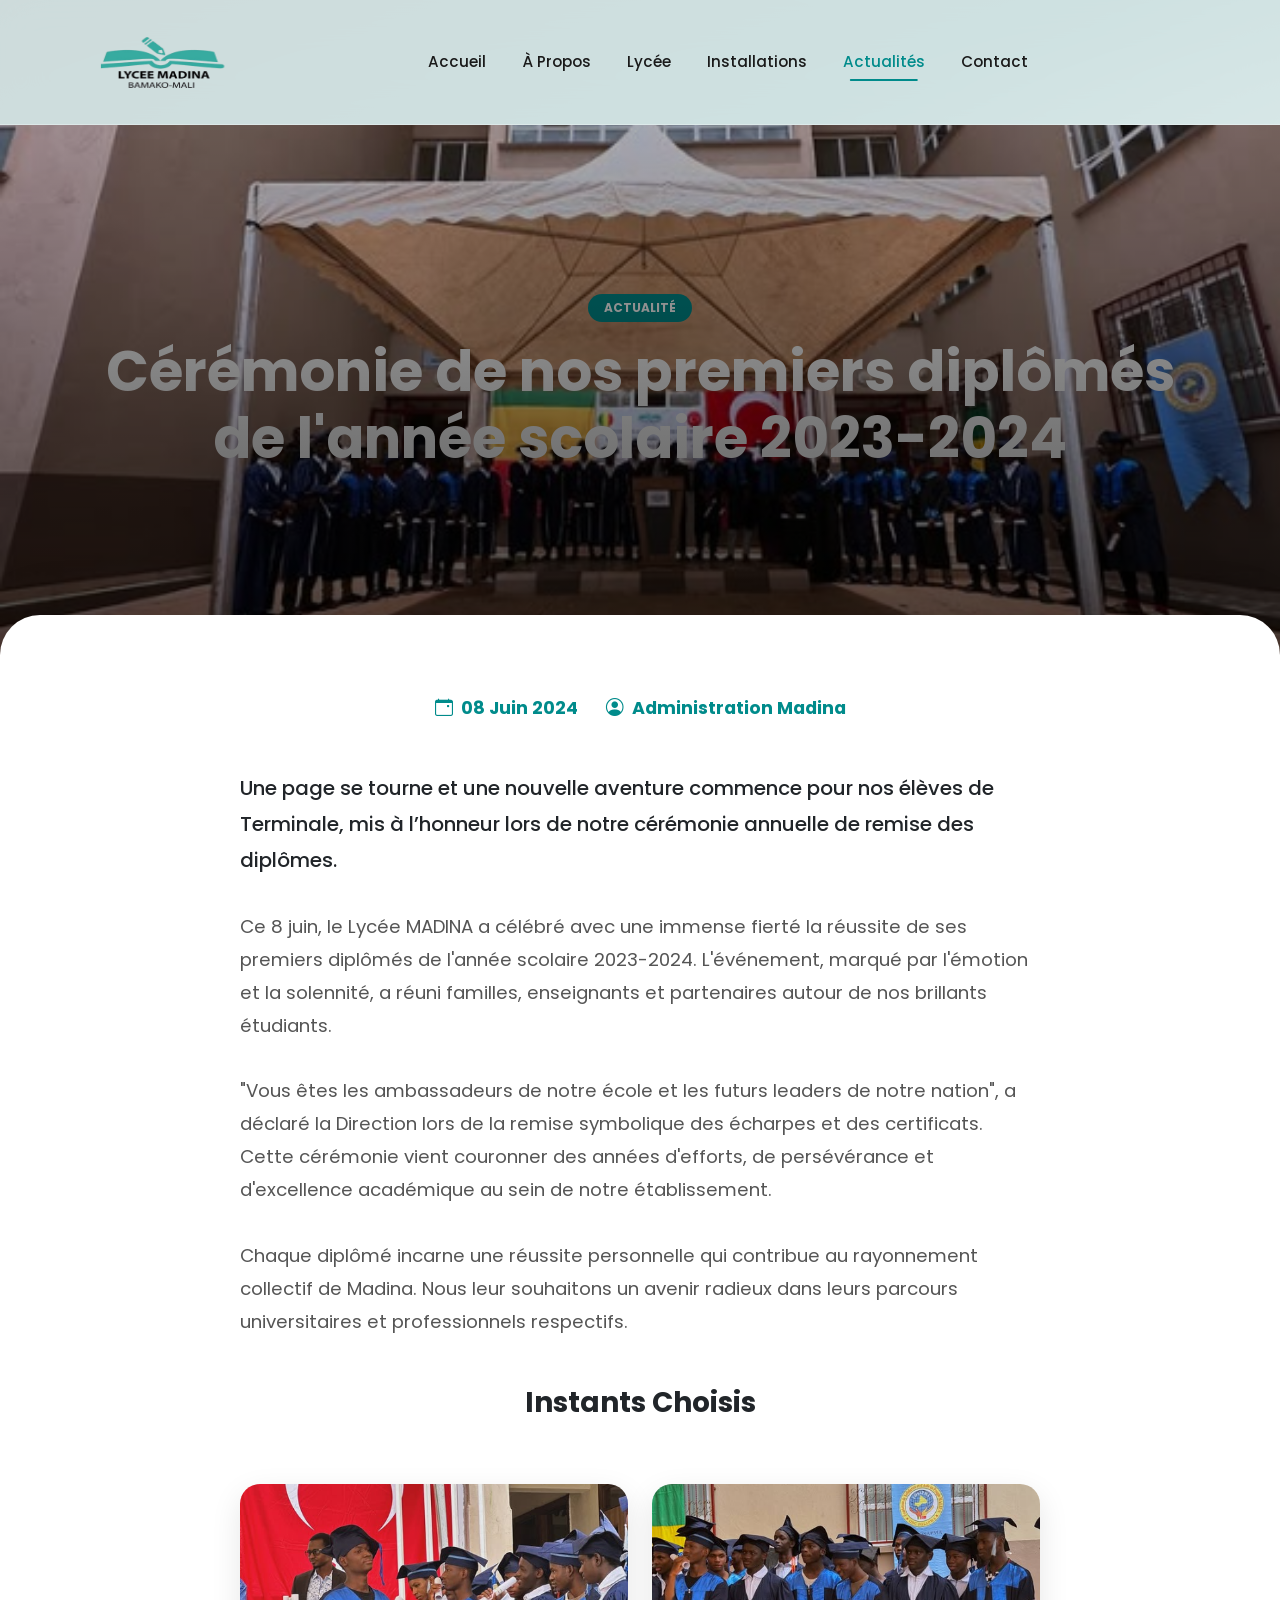
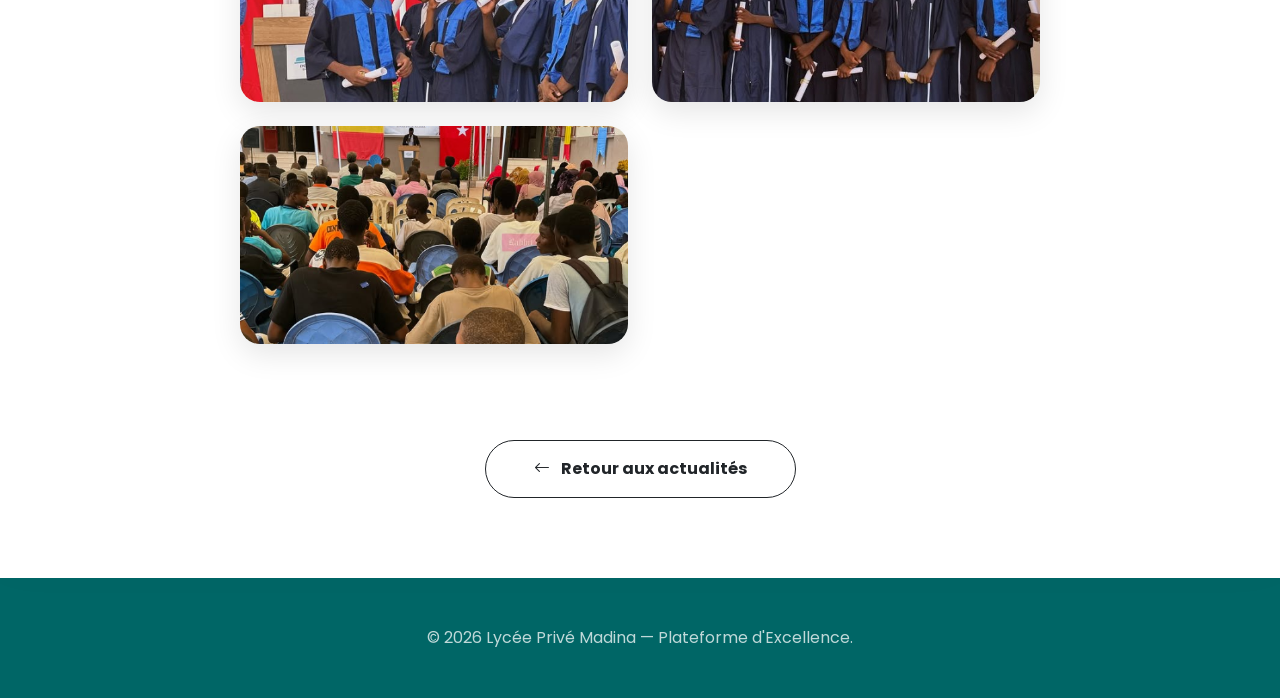
<file: actualite-ceremonie-diplomes.html>
<!DOCTYPE html>
<html lang="fr" dir="ltr">
<head>
  <meta charset="UTF-8">
  <meta name="viewport" content="width=device-width, initial-scale=1.0">
  <title>Cérémonie Diplômés 2023-2024 — Lycée Privé Madina Bamako</title>
  <meta name="description" content="Cérémonie de remise des diplômes aux premiers diplômés de l'année scolaire 2023-2024 au Lycée Privé Madina Bamako. Photos et moments forts du 8 juin 2024.">
  <meta name="keywords" content="cérémonie diplômés lycée Madina, remise diplômes Bamako, baccalauréat 2024 Mali, promotion lycée Madina, graduation école Bamako">
  <meta name="robots" content="index, follow, max-image-preview:large">
  <link rel="canonical" href="https://lyceemadina.netlify.app/actualite-ceremonie-diplomes.html">
  <link rel="icon" type="image/png" href="Images/logo/logo-removebg-4">

  <!-- Open Graph -->
  <meta property="og:site_name" content="Lycée Privé Madina Bamako">
  <meta property="og:title" content="Cérémonie Diplômés 2024 — Lycée Madina Bamako">
  <meta property="og:description" content="Cérémonie de remise des diplômes au Lycée Madina. Célébration de nos premiers diplômés 2023-2024.">
  <meta property="og:type" content="article">
  <meta property="og:url" content="https://lyceemadina.netlify.app/actualite-ceremonie-diplomes.html">
  <meta property="og:image" content="https://lyceemadina.netlify.app/Images/soutenance/4-removebg-preview.png">
  <meta property="og:locale" content="fr_ML">
  <meta property="article:published_time" content="2024-06-08">
  <meta property="article:section" content="Actualités">

  <!-- Twitter Card -->
  <meta name="twitter:card" content="summary_large_image">
  <meta name="twitter:title" content="Cérémonie Diplômés — Lycée Madina">
  <meta name="twitter:description" content="Remise des diplômes aux bacheliers 2024 du Lycée Madina Bamako.">
  <meta name="twitter:image" content="https://lyceemadina.netlify.app/Images/soutenance/4-removebg-preview.png">

  <!-- Bootstrap 5.3 CSS -->
  <link href="https://cdn.jsdelivr.net/npm/bootstrap@5.3.3/dist/css/bootstrap.min.css" rel="stylesheet">
  <!-- Bootstrap Icons -->
  <link href="https://cdn.jsdelivr.net/npm/bootstrap-icons@1.11.3/font/bootstrap-icons.min.css" rel="stylesheet">
  <!-- Google Fonts — Poppins -->
  <link rel="preconnect" href="https://fonts.googleapis.com">
  <link rel="preconnect" href="https://fonts.gstatic.com" crossorigin>
  <link href="https://fonts.googleapis.com/css2?family=Poppins:wght@300;400;500;600;700;800&display=swap" rel="stylesheet">
  <!-- Custom CSS -->
  <link rel="stylesheet" href="style.css">

  <!-- JSON-LD Schema.org — Article + BreadcrumbList -->
  <script type="application/ld+json">
  [{
    "@context": "https://schema.org",
    "@type": "Article",
    "headline": "Cérémonie de nos premiers diplômés de l'année scolaire 2023-2024",
    "description": "Cérémonie de remise des diplômes aux premiers diplômés 2023-2024 du Lycée Privé Madina.",
    "image": "https://lyceemadina.netlify.app/Images/soutenance/4-removebg-preview.png",
    "datePublished": "2024-06-08",
    "author": { "@type": "Organization", "name": "Lycée Privé Madina" },
    "publisher": {
      "@type": "Organization",
      "name": "Lycée Privé Madina",
      "logo": { "@type": "ImageObject", "url": "https://lyceemadina.netlify.app/Images/logo/logo-removebg-4" }
    },
    "mainEntityOfPage": "https://lyceemadina.netlify.app/actualite-ceremonie-diplomes.html"
  },
  {
    "@context": "https://schema.org",
    "@type": "BreadcrumbList",
    "itemListElement": [
      { "@type": "ListItem", "position": 1, "name": "Accueil", "item": "https://lyceemadina.netlify.app/" },
      { "@type": "ListItem", "position": 2, "name": "Actualités", "item": "https://lyceemadina.netlify.app/#actualites" },
      { "@type": "ListItem", "position": 3, "name": "Cérémonie Diplômés", "item": "https://lyceemadina.netlify.app/actualite-ceremonie-diplomes.html" }
    ]
  }]
  </script>
</head>
<body class="news-detail-page">

  <!-- Preloader -->
  <div class="preloader" id="preloader">
    <div class="preloader-spinner"></div>
  </div>

  <!-- NAVBAR -->
  <nav class="navbar navbar-expand-lg navbar-madina sticky-top" id="mainNav" role="navigation">
    <div class="container">
      <a class="navbar-brand d-flex align-items-center" href="index.html#accueil">
        <img src="Images/logo/logo-removebg-4" alt="Logo Lycée Madina" class="navbar-brand-logo" width="55" height="55">
      </a>
      <button class="navbar-toggler" type="button" data-bs-toggle="collapse" data-bs-target="#navbarNav" aria-controls="navbarNav" aria-expanded="false" aria-label="Toggle navigation">
        <i class="bi bi-list"></i>
      </button>
      <div class="collapse navbar-collapse justify-content-center" id="navbarNav">
        <ul class="navbar-nav gap-1">
          <li class="nav-item">
            <a class="nav-link" href="index.html#accueil">Accueil</a>
          </li>
          <li class="nav-item">
            <a class="nav-link" href="index.html#apropos">À Propos</a>
          </li>
          <li class="nav-item">
            <a class="nav-link" href="index.html#lycee">Lycée</a>
          </li>
          <li class="nav-item">
            <a class="nav-link" href="installations.html">Installations</a>
          </li>
          <li class="nav-item">
            <a class="nav-link active" href="index.html#actualites">Actualités</a>
          </li>
          <li class="nav-item">
            <a class="nav-link" href="index.html#contact">Contact</a>
          </li>
        </ul>
      </div>
    </div>
  </nav>

  <!-- NEWS HERO -->
  <header class="news-detail-hero">
    <div class="news-detail-hero-bg">
      <img src="Images/soutenance/4-removebg-preview.png" alt="Cérémonie des premiers diplômés Lycée MADINA" id="mainArticleImg">
    </div>
    <div class="hero-overlay" style="background: linear-gradient(to bottom, rgba(0,0,0,0.3) 0%, rgba(0,0,0,0.7) 100%);"></div>
    <div class="container position-relative z-index-2 text-white">
      <div class="fade-in-up">
        <span class="badge bg-primary px-3 py-2 rounded-pill mb-3" style="background-color: var(--primary-brand) !important;">ACTUALITÉ</span>
        <h1 class="display-4 fw-bold mb-4" id="mainArticleTitle">Cérémonie de nos premiers diplômés de l'année scolaire 2023-2024</h1>
      </div>
    </div>
  </header>

  <!-- NEWS CONTENT -->
  <main class="news-detail-content">
    <div class="container">
      <div class="row justify-content-center">
        <div class="col-lg-10">
          <div class="article-meta text-center mb-5 fade-in-up">
            <span class="d-inline-flex align-items-center me-4">
              <i class="bi bi-calendar-event me-2"></i> 08 Juin 2024
            </span>
            <span class="d-inline-flex align-items-center">
              <i class="bi bi-person-circle me-2"></i> Administration Madina
            </span>
          </div>

          <div class="news-article-text fade-in-up">
            <p class="lead fw-medium text-dark">
              Une page se tourne et une nouvelle aventure commence pour nos élèves de Terminale, mis à l’honneur lors de notre cérémonie annuelle de remise des diplômes.
            </p>
            <p>
              Ce 8 juin, le Lycée MADINA a célébré avec une immense fierté la réussite de ses premiers diplômés de l'année scolaire 2023-2024. L'événement, marqué par l'émotion et la solennité, a réuni familles, enseignants et partenaires autour de nos brillants étudiants.
            </p>
            <p>
              "Vous êtes les ambassadeurs de notre école et les futurs leaders de notre nation", a déclaré la Direction lors de la remise symbolique des écharpes et des certificats. Cette cérémonie vient couronner des années d'efforts, de persévérance et d'excellence académique au sein de notre établissement.
            </p>
            <p>
              Chaque diplômé incarne une réussite personnelle qui contribue au rayonnement collectif de Madina. Nous leur souhaitons un avenir radieux dans leurs parcours universitaires et professionnels respectifs.
            </p>

            <!-- Gallery animée -->
            <h3 class="fw-bold mt-5 mb-4 text-dark text-center">Instants Choisis</h3>
            <div class="news-detail-gallery">
              <div class="news-detail-img-wrapper fade-in-up">
                <img src="Images/soutenance/5-removebg-preview.png" alt="Fierté des diplômés" loading="lazy">
              </div>
              <div class="news-detail-img-wrapper fade-in-up" style="transition-delay: 0.1s;">
                <img src="Images/soutenance/2-removebg-preview.png" alt="Soutenance et remise" loading="lazy">
              </div>
              <div class="news-detail-img-wrapper fade-in-up" style="transition-delay: 0.2s;">
                <img src="Images/soutenance/3-removebg-preview.png" alt="Photo de promotion" loading="lazy">
              </div>
            </div>
          </div>

          <div class="text-center mt-5 pt-5 fade-in-up">
            <a href="index.html#actualites" class="btn btn-outline-dark rounded-pill px-5 py-3 fw-bold hover-scale-btn">
              <i class="bi bi-arrow-left me-2"></i> Retour aux actualités
            </a>
          </div>
        </div>
      </div>
    </div>
  </main>

  <!-- FOOTER -->
  <footer class="footer-cta-section text-center text-white" style="background: var(--primary-dark); padding: 3rem 0;">
    <div class="container">
      <p class="mb-0 opacity-75">&copy; 2026 Lycée Privé Madina — Plateforme d'Excellence.</p>
    </div>
  </footer>

  <!-- Scroll-to-top -->
  <button class="scroll-top-btn" id="scrollTopBtn" aria-label="Retour en haut de page">
    <i class="bi bi-chevron-up"></i>
  </button>

  <!-- Bootstrap 5.3 JS -->
  <script src="https://cdn.jsdelivr.net/npm/bootstrap@5.3.3/dist/js/bootstrap.bundle.min.js"></script>
  <!-- Main JS -->
  <script src="script.js"></script>
</body>
</html>
</file>
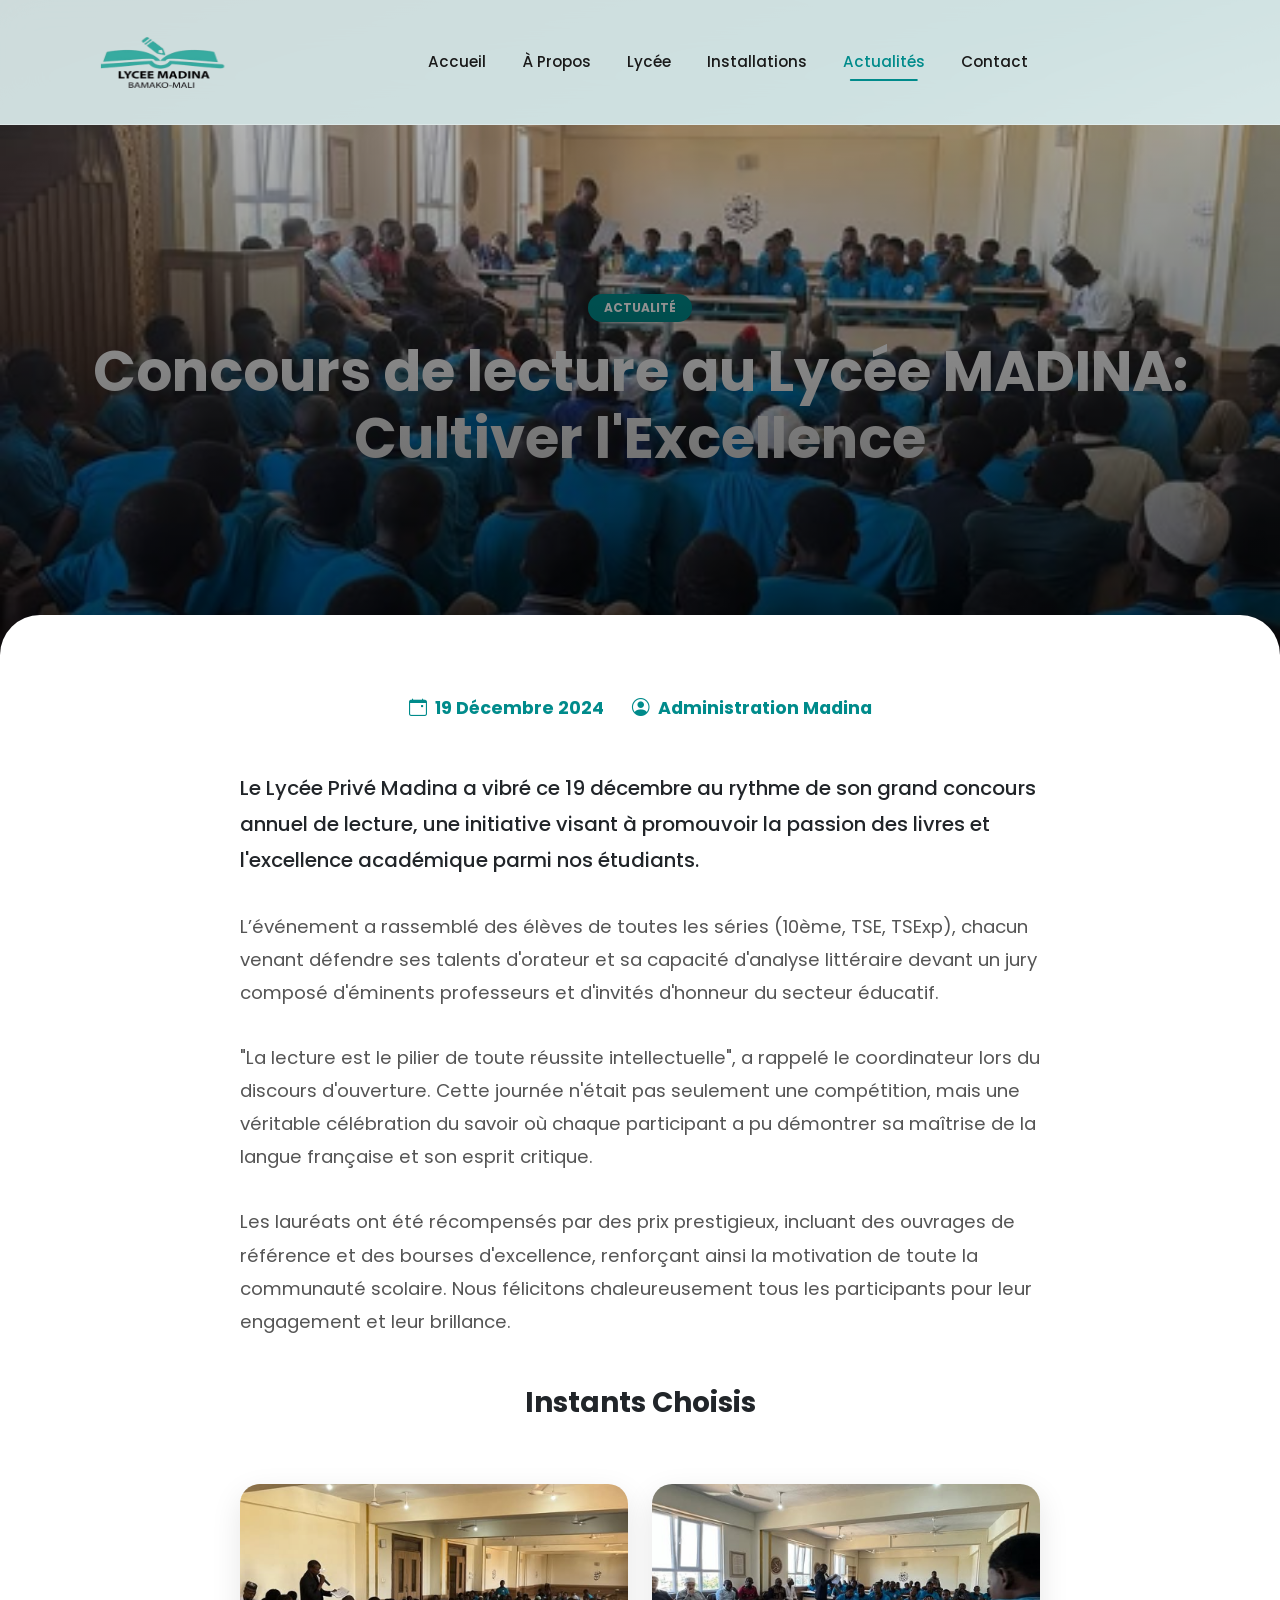
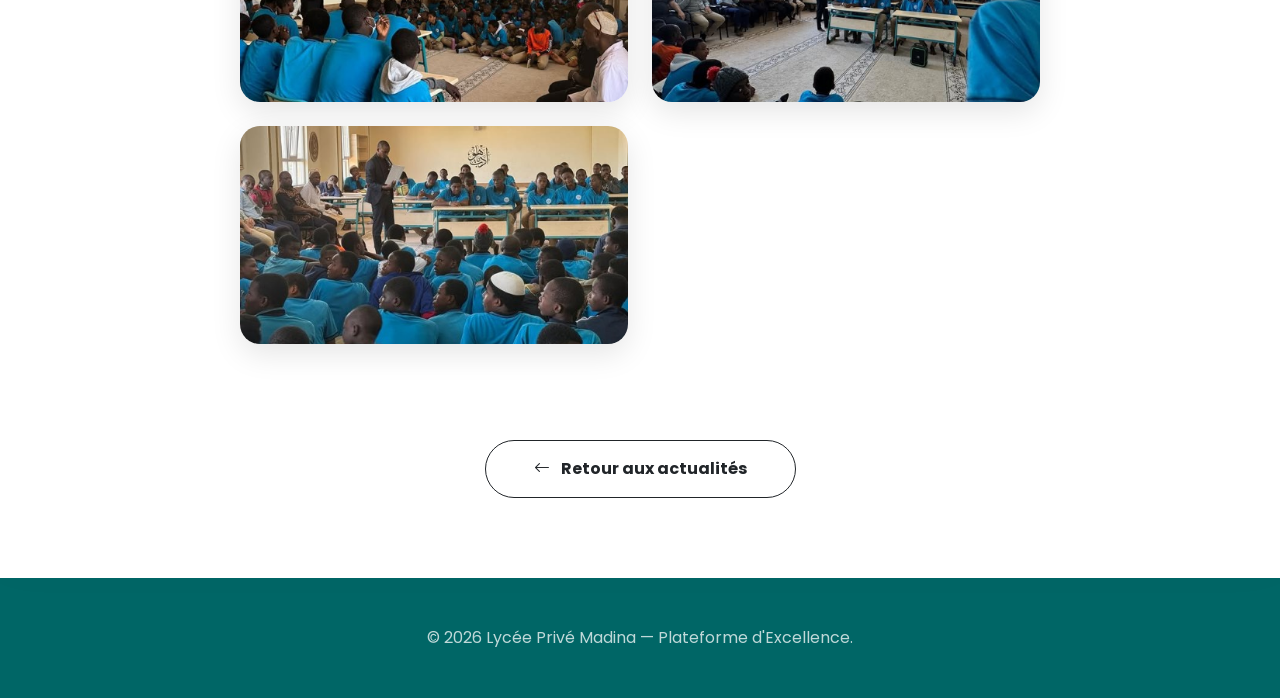
<file: actualite-concours-lecture.html>
<!DOCTYPE html>
<html lang="fr" dir="ltr">
<head>
  <meta charset="UTF-8">
  <meta name="viewport" content="width=device-width, initial-scale=1.0">
  <title>Concours de Lecture — Cultiver l'Excellence | Lycée Privé Madina Bamako</title>
  <meta name="description" content="Concours annuel de lecture au Lycée Privé Madina Bamako : promotion de la lecture, compétition littéraire entre élèves TSE et TSExp. Résultats et photos du 19 décembre 2024.">
  <meta name="keywords" content="concours lecture lycée Madina, compétition littéraire Bamako, excellence académique Mali, événements lycée Madina, actualités école Bamako">
  <meta name="robots" content="index, follow, max-image-preview:large">
  <link rel="canonical" href="https://lyceemadina.netlify.app/actualite-concours-lecture.html">
  <link rel="icon" type="image/png" href="Images/logo/logo-removebg-4">

  <!-- Open Graph -->
  <meta property="og:site_name" content="Lycée Privé Madina Bamako">
  <meta property="og:title" content="Concours de Lecture — Lycée Madina Bamako">
  <meta property="og:description" content="Grand concours annuel de lecture au Lycée Madina. Cultiver l'excellence à travers la littérature.">
  <meta property="og:type" content="article">
  <meta property="og:url" content="https://lyceemadina.netlify.app/actualite-concours-lecture.html">
  <meta property="og:image" content="https://lyceemadina.netlify.app/Images/Concourslivre/1-removebg-preview.png">
  <meta property="og:locale" content="fr_ML">
  <meta property="article:published_time" content="2024-12-19">
  <meta property="article:section" content="Actualités">

  <!-- Twitter Card -->
  <meta name="twitter:card" content="summary_large_image">
  <meta name="twitter:title" content="Concours de Lecture — Lycée Madina">
  <meta name="twitter:description" content="Concours annuel de lecture au Lycée Madina Bamako.">
  <meta name="twitter:image" content="https://lyceemadina.netlify.app/Images/Concourslivre/1-removebg-preview.png">

  <!-- Bootstrap 5.3 CSS -->
  <link href="https://cdn.jsdelivr.net/npm/bootstrap@5.3.3/dist/css/bootstrap.min.css" rel="stylesheet">
  <!-- Bootstrap Icons -->
  <link href="https://cdn.jsdelivr.net/npm/bootstrap-icons@1.11.3/font/bootstrap-icons.min.css" rel="stylesheet">
  <!-- Google Fonts — Poppins -->
  <link rel="preconnect" href="https://fonts.googleapis.com">
  <link rel="preconnect" href="https://fonts.gstatic.com" crossorigin>
  <link href="https://fonts.googleapis.com/css2?family=Poppins:wght@300;400;500;600;700;800&display=swap" rel="stylesheet">
  <!-- Custom CSS -->
  <link rel="stylesheet" href="style.css">

  <!-- JSON-LD Schema.org — Article + BreadcrumbList -->
  <script type="application/ld+json">
  [{
    "@context": "https://schema.org",
    "@type": "Article",
    "headline": "Concours de lecture au Lycée MADINA: Cultiver l'Excellence",
    "description": "Concours annuel de lecture au Lycée Privé Madina. Promotion de la lecture et compétition littéraire entre élèves.",
    "image": "https://lyceemadina.netlify.app/Images/Concourslivre/1-removebg-preview.png",
    "datePublished": "2024-12-19",
    "author": { "@type": "Organization", "name": "Lycée Privé Madina" },
    "publisher": {
      "@type": "Organization",
      "name": "Lycée Privé Madina",
      "logo": { "@type": "ImageObject", "url": "https://lyceemadina.netlify.app/Images/logo/logo-removebg-4" }
    },
    "mainEntityOfPage": "https://lyceemadina.netlify.app/actualite-concours-lecture.html"
  },
  {
    "@context": "https://schema.org",
    "@type": "BreadcrumbList",
    "itemListElement": [
      { "@type": "ListItem", "position": 1, "name": "Accueil", "item": "https://lyceemadina.netlify.app/" },
      { "@type": "ListItem", "position": 2, "name": "Actualités", "item": "https://lyceemadina.netlify.app/#actualites" },
      { "@type": "ListItem", "position": 3, "name": "Concours de Lecture", "item": "https://lyceemadina.netlify.app/actualite-concours-lecture.html" }
    ]
  }]
  </script>
</head>
<body class="news-detail-page">

  <!-- Preloader -->
  <div class="preloader" id="preloader">
    <div class="preloader-spinner"></div>
  </div>

  <!-- NAVBAR -->
  <nav class="navbar navbar-expand-lg navbar-madina sticky-top" id="mainNav" role="navigation">
    <div class="container">
      <a class="navbar-brand d-flex align-items-center" href="index.html#accueil">
        <img src="Images/logo/logo-removebg-4" alt="Logo Lycée Madina" class="navbar-brand-logo" width="55" height="55">
      </a>
      <button class="navbar-toggler" type="button" data-bs-toggle="collapse" data-bs-target="#navbarNav" aria-controls="navbarNav" aria-expanded="false" aria-label="Toggle navigation">
        <i class="bi bi-list"></i>
      </button>
      <div class="collapse navbar-collapse justify-content-center" id="navbarNav">
        <ul class="navbar-nav gap-1">
          <li class="nav-item">
            <a class="nav-link" href="index.html#accueil">Accueil</a>
          </li>
          <li class="nav-item">
            <a class="nav-link" href="index.html#apropos">À Propos</a>
          </li>
          <li class="nav-item">
            <a class="nav-link" href="index.html#lycee">Lycée</a>
          </li>
          <li class="nav-item">
            <a class="nav-link" href="installations.html">Installations</a>
          </li>
          <li class="nav-item">
            <a class="nav-link active" href="index.html#actualites">Actualités</a>
          </li>
          <li class="nav-item">
            <a class="nav-link" href="index.html#contact">Contact</a>
          </li>
        </ul>
      </div>
    </div>
  </nav>

  <!-- NEWS HERO -->
  <header class="news-detail-hero">
    <div class="news-detail-hero-bg">
      <img src="Images/Concourslivre/1-removebg-preview.png" alt="Concours de lecture au Lycée MADINA" id="mainArticleImg">
    </div>
    <div class="hero-overlay" style="background: linear-gradient(to bottom, rgba(0,0,0,0.3) 0%, rgba(0,0,0,0.7) 100%);"></div>
    <div class="container position-relative z-index-2 text-white">
      <div class="fade-in-up">
        <span class="badge bg-primary px-3 py-2 rounded-pill mb-3" style="background-color: var(--primary-brand) !important;">ACTUALITÉ</span>
        <h1 class="display-4 fw-bold mb-4" id="mainArticleTitle">Concours de lecture au Lycée MADINA: Cultiver l'Excellence</h1>
      </div>
    </div>
  </header>

  <!-- NEWS CONTENT -->
  <main class="news-detail-content">
    <div class="container">
      <div class="row justify-content-center">
        <div class="col-lg-10">
          <div class="article-meta text-center mb-5 fade-in-up">
            <span class="d-inline-flex align-items-center me-4">
              <i class="bi bi-calendar-event me-2"></i> 19 Décembre 2024
            </span>
            <span class="d-inline-flex align-items-center">
              <i class="bi bi-person-circle me-2"></i> Administration Madina
            </span>
          </div>

          <div class="news-article-text fade-in-up">
            <p class="lead fw-medium text-dark">
              Le Lycée Privé Madina a vibré ce 19 décembre au rythme de son grand concours annuel de lecture, une initiative visant à promouvoir la passion des livres et l'excellence académique parmi nos étudiants.
            </p>
            <p>
              L’événement a rassemblé des élèves de toutes les séries (10ème, TSE, TSExp), chacun venant défendre ses talents d'orateur et sa capacité d'analyse littéraire devant un jury composé d'éminents professeurs et d'invités d'honneur du secteur éducatif.
            </p>
            <p>
              "La lecture est le pilier de toute réussite intellectuelle", a rappelé le coordinateur lors du discours d'ouverture. Cette journée n'était pas seulement une compétition, mais une véritable célébration du savoir où chaque participant a pu démontrer sa maîtrise de la langue française et son esprit critique.
            </p>
            <p>
              Les lauréats ont été récompensés par des prix prestigieux, incluant des ouvrages de référence et des bourses d'excellence, renforçant ainsi la motivation de toute la communauté scolaire. Nous félicitons chaleureusement tous les participants pour leur engagement et leur brillance.
            </p>

            <!-- Gallery animée -->
            <h3 class="fw-bold mt-5 mb-4 text-dark text-center">Instants Choisis</h3>
            <div class="news-detail-gallery">
              <div class="news-detail-img-wrapper fade-in-up">
                <img src="Images/Concourslivre/2-removebg-preview.png" alt="Remise de prix" loading="lazy">
              </div>
              <div class="news-detail-img-wrapper fade-in-up" style="transition-delay: 0.1s;">
                <img src="Images/Concourslivre/3-removebg-preview.png" alt="Public attentif" loading="lazy">
              </div>
              <div class="news-detail-img-wrapper fade-in-up" style="transition-delay: 0.2s;">
                <img src="Images/Concourslivre/5-removebg-preview.png" alt="Lauréats" loading="lazy">
              </div>
            </div>
          </div>

          <div class="text-center mt-5 pt-5 fade-in-up">
            <a href="index.html#actualites" class="btn btn-outline-dark rounded-pill px-5 py-3 fw-bold hover-scale-btn">
              <i class="bi bi-arrow-left me-2"></i> Retour aux actualités
            </a>
          </div>
        </div>
      </div>
    </div>
  </main>

  <!-- FOOTER -->
  <footer class="footer-cta-section text-center text-white" style="background: var(--primary-dark); padding: 3rem 0;">
    <div class="container">
      <p class="mb-0 opacity-75">&copy; 2026 Lycée Privé Madina — Plateforme d'Excellence.</p>
    </div>
  </footer>

  <!-- Scroll-to-top -->
  <button class="scroll-top-btn" id="scrollTopBtn" aria-label="Retour en haut de page">
    <i class="bi bi-chevron-up"></i>
  </button>

  <!-- Bootstrap 5.3 JS -->
  <script src="https://cdn.jsdelivr.net/npm/bootstrap@5.3.3/dist/js/bootstrap.bundle.min.js"></script>
  <!-- Main JS -->
  <script src="script.js"></script>
</body>
</html>
</file>
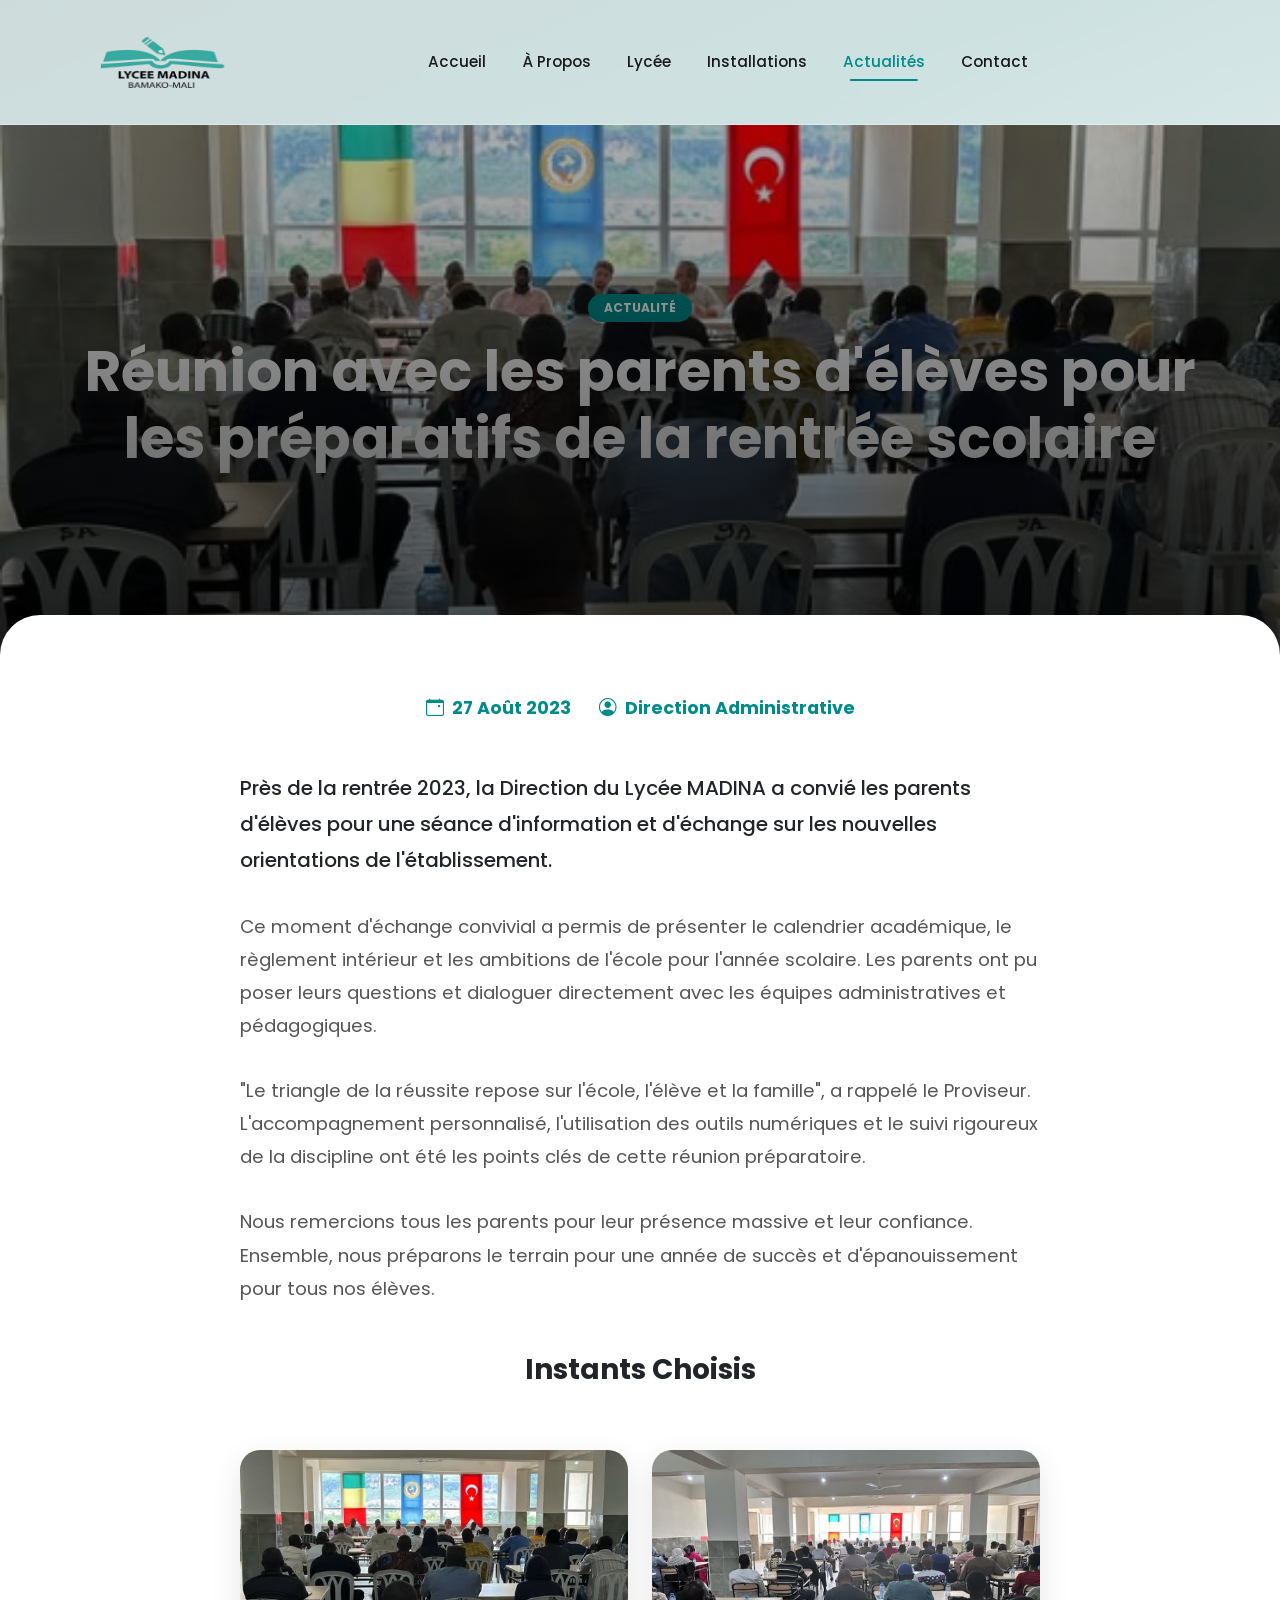
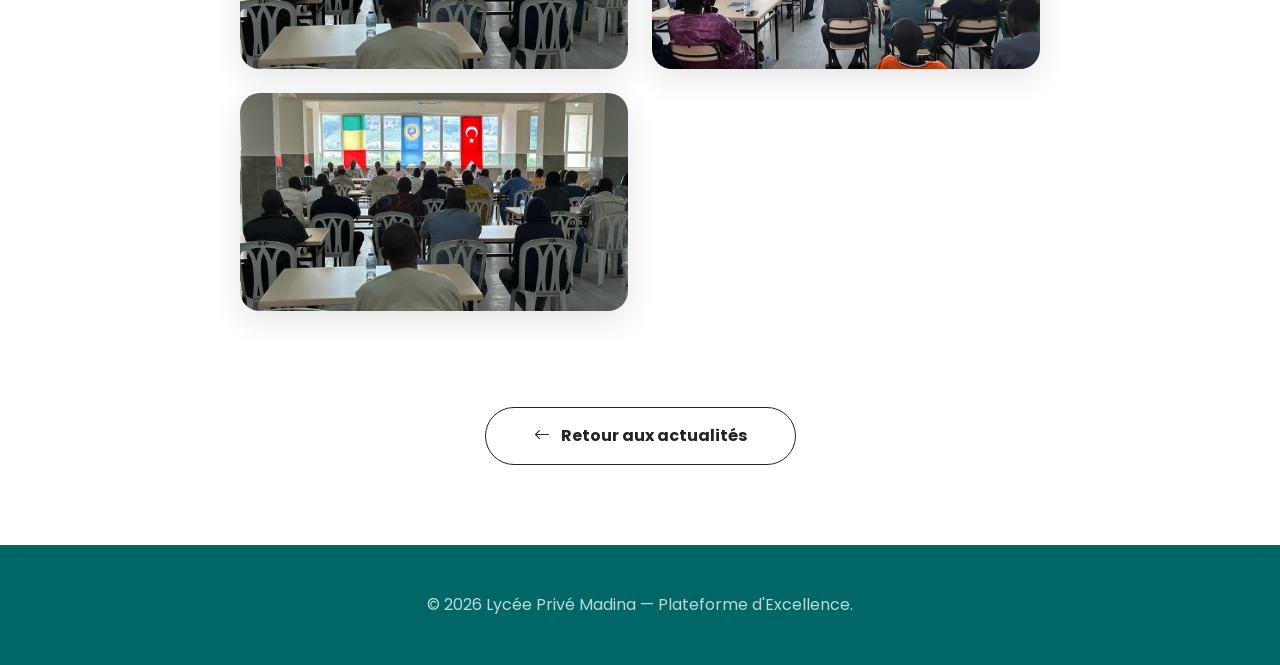
<file: actualite-reunion-parents.html>
<!DOCTYPE html>
<html lang="fr" dir="ltr">
<head>
  <meta charset="UTF-8">
  <meta name="viewport" content="width=device-width, initial-scale=1.0">
  <title>Réunion Parents d'Élèves — Rentrée Scolaire | Lycée Privé Madina Bamako</title>
  <meta name="description" content="Réunion avec les parents d'élèves au Lycée Privé Madina Bamako pour les préparatifs de la rentrée scolaire. 27 août 2023.">
  <meta name="keywords" content="réunion parents lycée Madina, rentrée scolaire Bamako, parents élèves Mali, actualités lycée Madina">
  <meta name="robots" content="index, follow, max-image-preview:large">
  <link rel="canonical" href="https://lyceemadina.netlify.app/actualite-reunion-parents.html">
  <link rel="icon" type="image/png" href="Images/logo/logo-removebg-4">
  <meta property="og:site_name" content="Lycée Privé Madina Bamako">
  <meta property="og:title" content="Réunion Parents — Lycée Madina Bamako">
  <meta property="og:description" content="Préparatifs de la rentrée scolaire au Lycée Madina avec les parents d'élèves.">
  <meta property="og:type" content="article">
  <meta property="og:url" content="https://lyceemadina.netlify.app/actualite-reunion-parents.html">
  <meta property="og:image" content="https://lyceemadina.netlify.app/Images/reunionParent/reunionparent3-removebg-preview.png">
  <meta property="og:locale" content="fr_ML">
  <meta property="article:published_time" content="2023-08-27">
  <meta name="twitter:card" content="summary_large_image">
  <meta name="twitter:title" content="Réunion Parents — Lycée Madina">
  <meta name="twitter:description" content="Réunion de rentrée avec les parents d'élèves au Lycée Madina Bamako.">
  <meta name="twitter:image" content="https://lyceemadina.netlify.app/Images/reunionParent/reunionparent3-removebg-preview.png">
  <!-- Bootstrap 5.3 CSS -->
  <link href="https://cdn.jsdelivr.net/npm/bootstrap@5.3.3/dist/css/bootstrap.min.css" rel="stylesheet">
  <!-- Bootstrap Icons -->
  <link href="https://cdn.jsdelivr.net/npm/bootstrap-icons@1.11.3/font/bootstrap-icons.min.css" rel="stylesheet">
  <!-- Google Fonts — Poppins -->
  <link rel="preconnect" href="https://fonts.googleapis.com">
  <link rel="preconnect" href="https://fonts.gstatic.com" crossorigin>
  <link href="https://fonts.googleapis.com/css2?family=Poppins:wght@300;400;500;600;700;800&display=swap" rel="stylesheet">
  <!-- Custom CSS -->
  <link rel="stylesheet" href="style.css">
  <script type="application/ld+json">
  [{"@context":"https://schema.org","@type":"Article","headline":"Réunion avec les parents d'élèves pour les préparatifs de la rentrée scolaire","image":"https://lyceemadina.netlify.app/Images/reunionParent/reunionparent3-removebg-preview.png","datePublished":"2023-08-27","author":{"@type":"Organization","name":"Lycée Privé Madina"},"publisher":{"@type":"Organization","name":"Lycée Privé Madina","logo":{"@type":"ImageObject","url":"https://lyceemadina.netlify.app/Images/logo/logo-removebg-4"}},"mainEntityOfPage":"https://lyceemadina.netlify.app/actualite-reunion-parents.html"},{"@context":"https://schema.org","@type":"BreadcrumbList","itemListElement":[{"@type":"ListItem","position":1,"name":"Accueil","item":"https://lyceemadina.netlify.app/"},{"@type":"ListItem","position":2,"name":"Actualités","item":"https://lyceemadina.netlify.app/#actualites"},{"@type":"ListItem","position":3,"name":"Réunion Parents","item":"https://lyceemadina.netlify.app/actualite-reunion-parents.html"}]}]
  </script>
</head>
<body class="news-detail-page">

  <!-- Preloader -->
  <div class="preloader" id="preloader">
    <div class="preloader-spinner"></div>
  </div>

  <!-- NAVBAR -->
  <nav class="navbar navbar-expand-lg navbar-madina sticky-top" id="mainNav" role="navigation">
    <div class="container">
      <a class="navbar-brand d-flex align-items-center" href="index.html#accueil">
        <img src="Images/logo/logo-removebg-4" alt="Logo Lycée Madina" class="navbar-brand-logo" width="55" height="55">
      </a>
      <button class="navbar-toggler" type="button" data-bs-toggle="collapse" data-bs-target="#navbarNav" aria-controls="navbarNav" aria-expanded="false" aria-label="Toggle navigation">
        <i class="bi bi-list"></i>
      </button>
      <div class="collapse navbar-collapse justify-content-center" id="navbarNav">
        <ul class="navbar-nav gap-1">
          <li class="nav-item">
            <a class="nav-link" href="index.html#accueil">Accueil</a>
          </li>
          <li class="nav-item">
            <a class="nav-link" href="index.html#apropos">À Propos</a>
          </li>
          <li class="nav-item">
            <a class="nav-link" href="index.html#lycee">Lycée</a>
          </li>
          <li class="nav-item">
            <a class="nav-link" href="installations.html">Installations</a>
          </li>
          <li class="nav-item">
            <a class="nav-link active" href="index.html#actualites">Actualités</a>
          </li>
          <li class="nav-item">
            <a class="nav-link" href="index.html#contact">Contact</a>
          </li>
        </ul>
      </div>
    </div>
  </nav>

  <!-- NEWS HERO -->
  <header class="news-detail-hero">
    <div class="news-detail-hero-bg">
      <img src="Images/reunionParent/reunionparent3-removebg-preview.png" alt="Réunion parents d'élèves Lycée MADINA" id="mainArticleImg">
    </div>
    <div class="hero-overlay" style="background: linear-gradient(to bottom, rgba(0,0,0,0.3) 0%, rgba(0,0,0,0.7) 100%);"></div>
    <div class="container position-relative z-index-2 text-white">
      <div class="fade-in-up">
        <span class="badge bg-primary px-3 py-2 rounded-pill mb-3" style="background-color: var(--primary-brand) !important;">ACTUALITÉ</span>
        <h1 class="display-4 fw-bold mb-4" id="mainArticleTitle">Réunion avec les parents d'élèves pour les préparatifs de la rentrée scolaire</h1>
      </div>
    </div>
  </header>

  <!-- NEWS CONTENT -->
  <main class="news-detail-content">
    <div class="container">
      <div class="row justify-content-center">
        <div class="col-lg-10">
          <div class="article-meta text-center mb-5 fade-in-up">
            <span class="d-inline-flex align-items-center me-4">
              <i class="bi bi-calendar-event me-2"></i> 27 Août 2023
            </span>
            <span class="d-inline-flex align-items-center">
              <i class="bi bi-person-circle me-2"></i> Direction Administrative
            </span>
          </div>

          <div class="news-article-text fade-in-up">
            <p class="lead fw-medium text-dark">
              Près de la rentrée 2023, la Direction du Lycée MADINA a convié les parents d'élèves pour une séance d'information et d'échange sur les nouvelles orientations de l'établissement.
            </p>
            <p>
              Ce moment d'échange convivial a permis de présenter le calendrier académique, le règlement intérieur et les ambitions de l'école pour l'année scolaire. Les parents ont pu poser leurs questions et dialoguer directement avec les équipes administratives et pédagogiques.
            </p>
            <p>
              "Le triangle de la réussite repose sur l'école, l'élève et la famille", a rappelé le Proviseur. L'accompagnement personnalisé, l'utilisation des outils numériques et le suivi rigoureux de la discipline ont été les points clés de cette réunion préparatoire.
            </p>
            <p>
              Nous remercions tous les parents pour leur présence massive et leur confiance. Ensemble, nous préparons le terrain pour une année de succès et d'épanouissement pour tous nos élèves.
            </p>

            <!-- Gallery animée -->
            <h3 class="fw-bold mt-5 mb-4 text-dark text-center">Instants Choisis</h3>
            <div class="news-detail-gallery">
              <div class="news-detail-img-wrapper fade-in-up">
                <img src="Images/reunionParent/reunionparent3-removebg-preview.png" alt="Assemblée des parents" loading="lazy">
              </div>
              <div class="news-detail-img-wrapper fade-in-up" style="transition-delay: 0.1s;">
                <img src="Images/reunionParent/reunionparent2-removebg-preview.png" alt="Présentation de la Direction" loading="lazy">
              </div>
              <div class="news-detail-img-wrapper fade-in-up" style="transition-delay: 0.2s;">
                <img src="Images/reunionParent/reunionparent3-removebg-preview.png" alt="Échanges individuels" loading="lazy">
              </div>
            </div>
          </div>

          <div class="text-center mt-5 pt-5 fade-in-up">
            <a href="index.html#actualites" class="btn btn-outline-dark rounded-pill px-5 py-3 fw-bold hover-scale-btn">
              <i class="bi bi-arrow-left me-2"></i> Retour aux actualités
            </a>
          </div>
        </div>
      </div>
    </div>
  </main>

  <!-- FOOTER -->
  <footer class="footer-cta-section text-center text-white" style="background: var(--primary-dark); padding: 3rem 0;">
    <div class="container">
      <p class="mb-0 opacity-75">&copy; 2026 Lycée Privé Madina — Plateforme d'Excellence.</p>
    </div>
  </footer>

  <!-- Scroll-to-top -->
  <button class="scroll-top-btn" id="scrollTopBtn" aria-label="Retour en haut de page">
    <i class="bi bi-chevron-up"></i>
  </button>

  <!-- Bootstrap 5.3 JS -->
  <script src="https://cdn.jsdelivr.net/npm/bootstrap@5.3.3/dist/js/bootstrap.bundle.min.js"></script>
  <!-- Main JS -->
  <script src="script.js"></script>
</body>
</html>
</file>
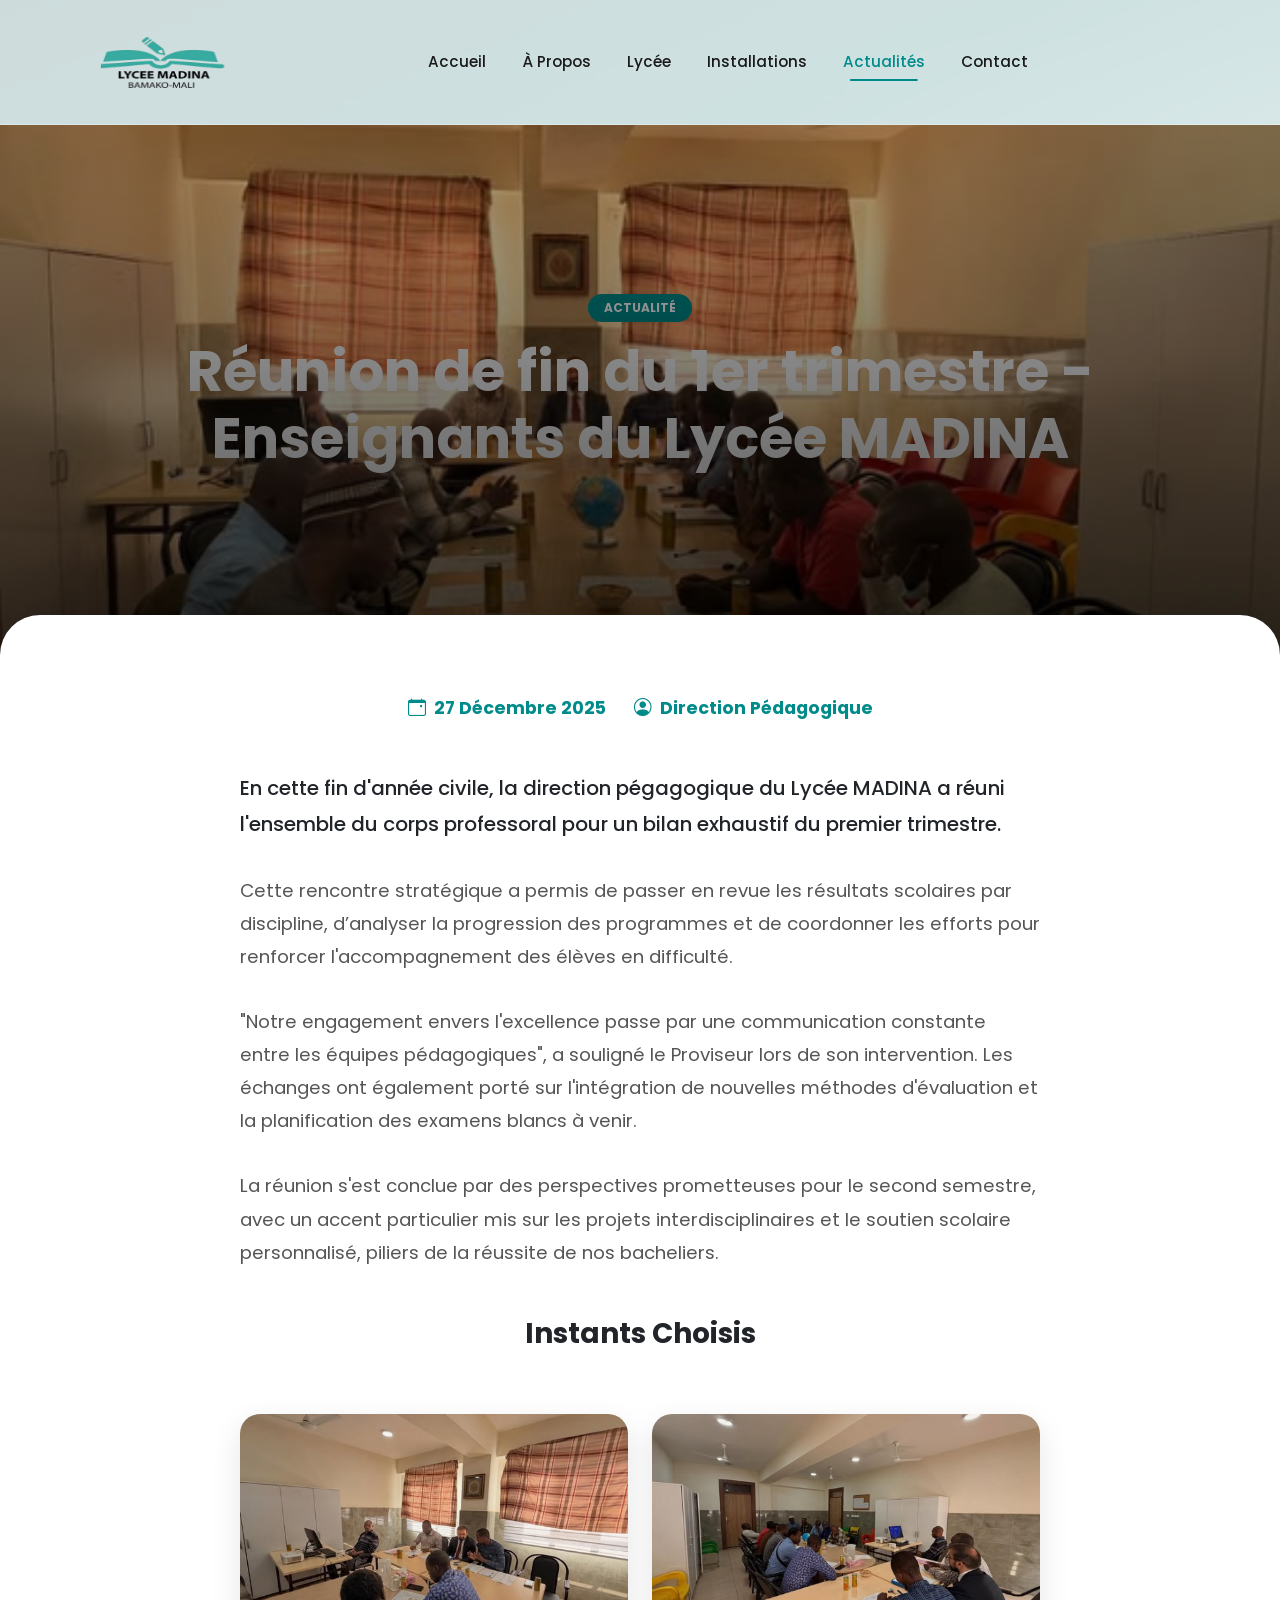
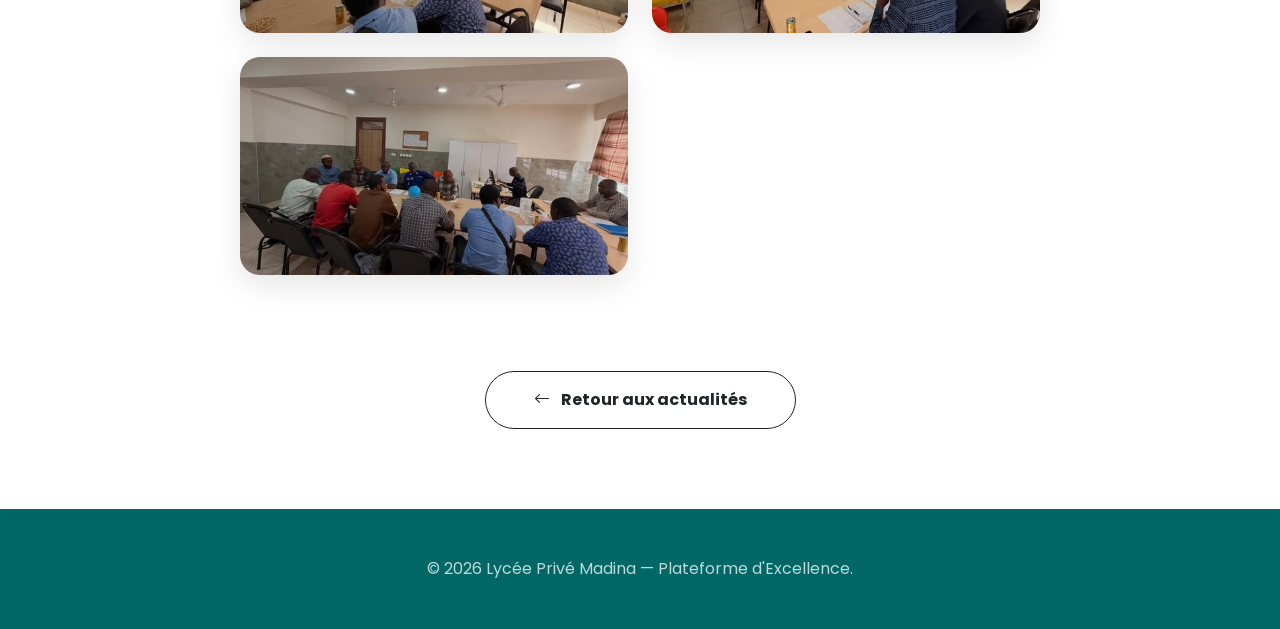
<file: actualite-reunion-profs.html>
<!DOCTYPE html>
<html lang="fr" dir="ltr">
<head>
  <meta charset="UTF-8">
  <meta name="viewport" content="width=device-width, initial-scale=1.0">
  <title>Réunion Enseignants Fin 1er Trimestre — Lycée Privé Madina Bamako</title>
  <meta name="description" content="Réunion de fin du 1er trimestre des enseignants au Lycée Privé Madina Bamako. Bilan pédagogique, coordination des programmes et perspectives pour le 2nd semestre. 27 décembre 2025.">
  <meta name="keywords" content="réunion enseignants lycée Madina, bilan trimestre Bamako, pédagogie lycée Mali, corps professoral Madina, actualités lycée Madina">
  <meta name="robots" content="index, follow, max-image-preview:large">
  <link rel="canonical" href="https://lyceemadina.netlify.app/actualite-reunion-profs.html">
  <link rel="icon" type="image/png" href="Images/logo/logo-removebg-4">

  <!-- Open Graph -->
  <meta property="og:site_name" content="Lycée Privé Madina Bamako">
  <meta property="og:title" content="Réunion Enseignants — Lycée Madina Bamako">
  <meta property="og:description" content="Bilan du 1er trimestre et perspectives pédagogiques au Lycée Madina Bamako.">
  <meta property="og:type" content="article">
  <meta property="og:url" content="https://lyceemadina.netlify.app/actualite-reunion-profs.html">
  <meta property="og:image" content="https://lyceemadina.netlify.app/Images/Reunionprof/2-removebg-preview.png">
  <meta property="og:locale" content="fr_ML">
  <meta property="article:published_time" content="2025-12-27">
  <meta property="article:section" content="Actualités">

  <!-- Twitter Card -->
  <meta name="twitter:card" content="summary_large_image">
  <meta name="twitter:title" content="Réunion Enseignants — Lycée Madina">
  <meta name="twitter:description" content="Bilan 1er trimestre et perspectives au Lycée Madina Bamako.">
  <meta name="twitter:image" content="https://lyceemadina.netlify.app/Images/Reunionprof/2-removebg-preview.png">

  <!-- Bootstrap 5.3 CSS -->
  <link href="https://cdn.jsdelivr.net/npm/bootstrap@5.3.3/dist/css/bootstrap.min.css" rel="stylesheet">
  <!-- Bootstrap Icons -->
  <link href="https://cdn.jsdelivr.net/npm/bootstrap-icons@1.11.3/font/bootstrap-icons.min.css" rel="stylesheet">
  <!-- Google Fonts — Poppins -->
  <link rel="preconnect" href="https://fonts.googleapis.com">
  <link rel="preconnect" href="https://fonts.gstatic.com" crossorigin>
  <link href="https://fonts.googleapis.com/css2?family=Poppins:wght@300;400;500;600;700;800&display=swap" rel="stylesheet">
  <!-- Custom CSS -->
  <link rel="stylesheet" href="style.css">

  <!-- JSON-LD Schema.org — Article + BreadcrumbList -->
  <script type="application/ld+json">
  [{
    "@context": "https://schema.org",
    "@type": "Article",
    "headline": "Réunion de fin du 1er trimestre - Enseignants du Lycée MADINA",
    "description": "Réunion de fin du 1er trimestre des enseignants au Lycée Privé Madina. Bilan pédagogique et perspectives.",
    "image": "https://lyceemadina.netlify.app/Images/Reunionprof/2-removebg-preview.png",
    "datePublished": "2025-12-27",
    "author": { "@type": "Organization", "name": "Lycée Privé Madina" },
    "publisher": {
      "@type": "Organization",
      "name": "Lycée Privé Madina",
      "logo": { "@type": "ImageObject", "url": "https://lyceemadina.netlify.app/Images/logo/logo-removebg-4" }
    },
    "mainEntityOfPage": "https://lyceemadina.netlify.app/actualite-reunion-profs.html"
  },
  {
    "@context": "https://schema.org",
    "@type": "BreadcrumbList",
    "itemListElement": [
      { "@type": "ListItem", "position": 1, "name": "Accueil", "item": "https://lyceemadina.netlify.app/" },
      { "@type": "ListItem", "position": 2, "name": "Actualités", "item": "https://lyceemadina.netlify.app/#actualites" },
      { "@type": "ListItem", "position": 3, "name": "Réunion Enseignants", "item": "https://lyceemadina.netlify.app/actualite-reunion-profs.html" }
    ]
  }]
  </script>
</head>
<body class="news-detail-page">

  <!-- Preloader -->
  <div class="preloader" id="preloader">
    <div class="preloader-spinner"></div>
  </div>

  <!-- NAVBAR -->
  <nav class="navbar navbar-expand-lg navbar-madina sticky-top" id="mainNav" role="navigation">
    <div class="container">
      <a class="navbar-brand d-flex align-items-center" href="index.html#accueil">
        <img src="Images/logo/logo-removebg-4" alt="Logo Lycée Madina" class="navbar-brand-logo" width="55" height="55">
      </a>
      <button class="navbar-toggler" type="button" data-bs-toggle="collapse" data-bs-target="#navbarNav" aria-controls="navbarNav" aria-expanded="false" aria-label="Toggle navigation">
        <i class="bi bi-list"></i>
      </button>
      <div class="collapse navbar-collapse justify-content-center" id="navbarNav">
        <ul class="navbar-nav gap-1">
          <li class="nav-item">
            <a class="nav-link" href="index.html#accueil">Accueil</a>
          </li>
          <li class="nav-item">
            <a class="nav-link" href="index.html#apropos">À Propos</a>
          </li>
          <li class="nav-item">
            <a class="nav-link" href="index.html#lycee">Lycée</a>
          </li>
          <li class="nav-item">
            <a class="nav-link" href="installations.html">Installations</a>
          </li>
          <li class="nav-item">
            <a class="nav-link active" href="index.html#actualites">Actualités</a>
          </li>
          <li class="nav-item">
            <a class="nav-link" href="index.html#contact">Contact</a>
          </li>
        </ul>
      </div>
    </div>
  </nav>

  <!-- NEWS HERO -->
  <header class="news-detail-hero">
    <div class="news-detail-hero-bg">
      <img src="Images/Reunionprof/2-removebg-preview.png" alt="Réunion des enseignants Lycée MADINA" id="mainArticleImg">
    </div>
    <div class="hero-overlay" style="background: linear-gradient(to bottom, rgba(0,0,0,0.3) 0%, rgba(0,0,0,0.7) 100%);"></div>
    <div class="container position-relative z-index-2 text-white">
      <div class="fade-in-up">
        <span class="badge bg-primary px-3 py-2 rounded-pill mb-3" style="background-color: var(--primary-brand) !important;">ACTUALITÉ</span>
        <h1 class="display-4 fw-bold mb-4" id="mainArticleTitle">Réunion de fin du 1er trimestre - Enseignants du Lycée MADINA</h1>
      </div>
    </div>
  </header>

  <!-- NEWS CONTENT -->
  <main class="news-detail-content">
    <div class="container">
      <div class="row justify-content-center">
        <div class="col-lg-10">
          <div class="article-meta text-center mb-5 fade-in-up">
            <span class="d-inline-flex align-items-center me-4">
              <i class="bi bi-calendar-event me-2"></i> 27 Décembre 2025
            </span>
            <span class="d-inline-flex align-items-center">
              <i class="bi bi-person-circle me-2"></i> Direction Pédagogique
            </span>
          </div>

          <div class="news-article-text fade-in-up">
            <p class="lead fw-medium text-dark">
              En cette fin d'année civile, la direction pégagogique du Lycée MADINA a réuni l'ensemble du corps professoral pour un bilan exhaustif du premier trimestre.
            </p>
            <p>
              Cette rencontre stratégique a permis de passer en revue les résultats scolaires par discipline, d’analyser la progression des programmes et de coordonner les efforts pour renforcer l'accompagnement des élèves en difficulté.
            </p>
            <p>
              "Notre engagement envers l'excellence passe par une communication constante entre les équipes pédagogiques", a souligné le Proviseur lors de son intervention. Les échanges ont également porté sur l'intégration de nouvelles méthodes d'évaluation et la planification des examens blancs à venir.
            </p>
            <p>
              La réunion s'est conclue par des perspectives prometteuses pour le second semestre, avec un accent particulier mis sur les projets interdisciplinaires et le soutien scolaire personnalisé, piliers de la réussite de nos bacheliers.
            </p>

            <!-- Gallery animée -->
            <h3 class="fw-bold mt-5 mb-4 text-dark text-center">Instants Choisis</h3>
            <div class="news-detail-gallery">
              <div class="news-detail-img-wrapper fade-in-up">
                <img src="Images/Reunionprof/1-removebg-preview.png" alt="Échanges entre enseignants" loading="lazy">
              </div>
              <div class="news-detail-img-wrapper fade-in-up" style="transition-delay: 0.1s;">
                <img src="Images/Reunionprof/3-removebg-preview.png" alt="Exposé de la Direction" loading="lazy">
              </div>
              <div class="news-detail-img-wrapper fade-in-up" style="transition-delay: 0.2s;">
                <img src="Images/Reunionprof/4-removebg-preview.png" alt="Atelier de travail" loading="lazy">
              </div>
            </div>
          </div>

          <div class="text-center mt-5 pt-5 fade-in-up">
            <a href="index.html#actualites" class="btn btn-outline-dark rounded-pill px-5 py-3 fw-bold hover-scale-btn">
              <i class="bi bi-arrow-left me-2"></i> Retour aux actualités
            </a>
          </div>
        </div>
      </div>
    </div>
  </main>

  <!-- FOOTER -->
  <footer class="footer-cta-section text-center text-white" style="background: var(--primary-dark); padding: 3rem 0;">
    <div class="container">
      <p class="mb-0 opacity-75">&copy; 2026 Lycée Privé Madina — Plateforme d'Excellence.</p>
    </div>
  </footer>

  <!-- Scroll-to-top -->
  <button class="scroll-top-btn" id="scrollTopBtn" aria-label="Retour en haut de page">
    <i class="bi bi-chevron-up"></i>
  </button>

  <!-- Bootstrap 5.3 JS -->
  <script src="https://cdn.jsdelivr.net/npm/bootstrap@5.3.3/dist/js/bootstrap.bundle.min.js"></script>
  <!-- Main JS -->
  <script src="script.js"></script>
</body>
</html>
</file>
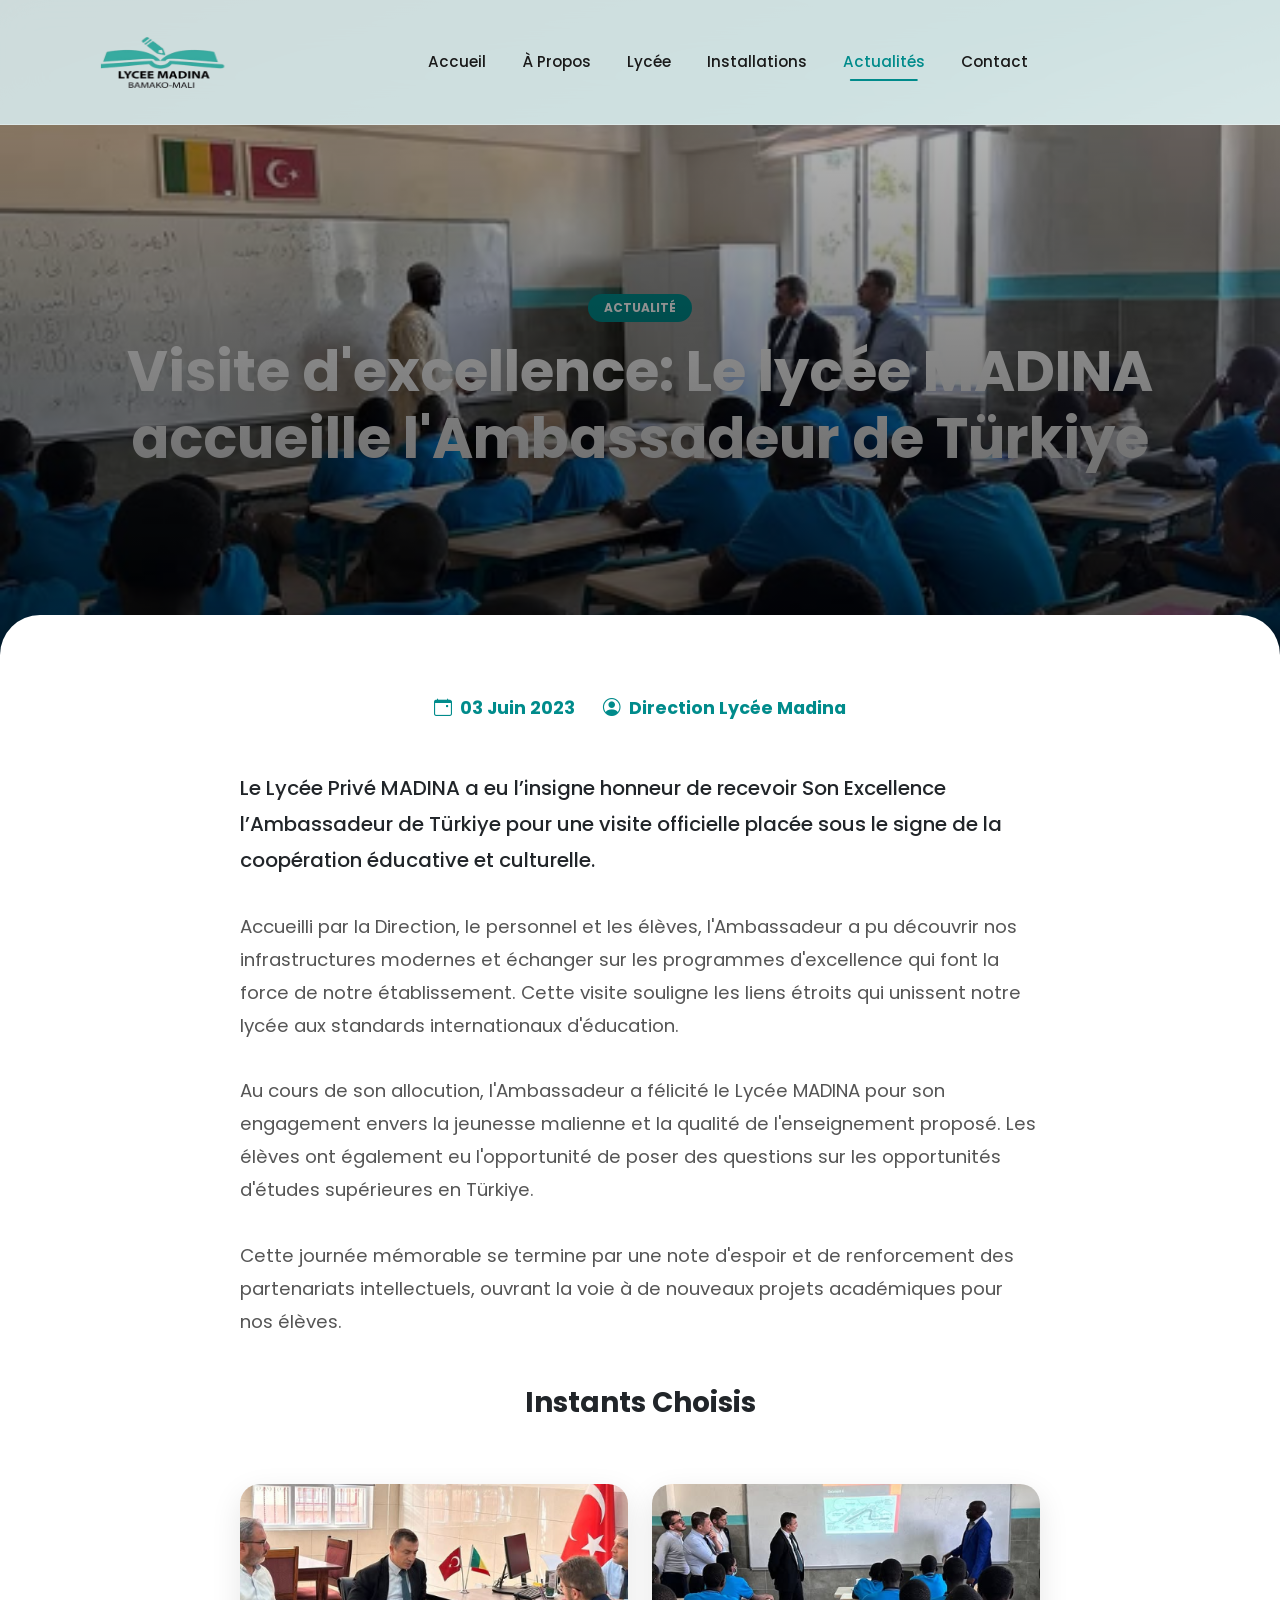
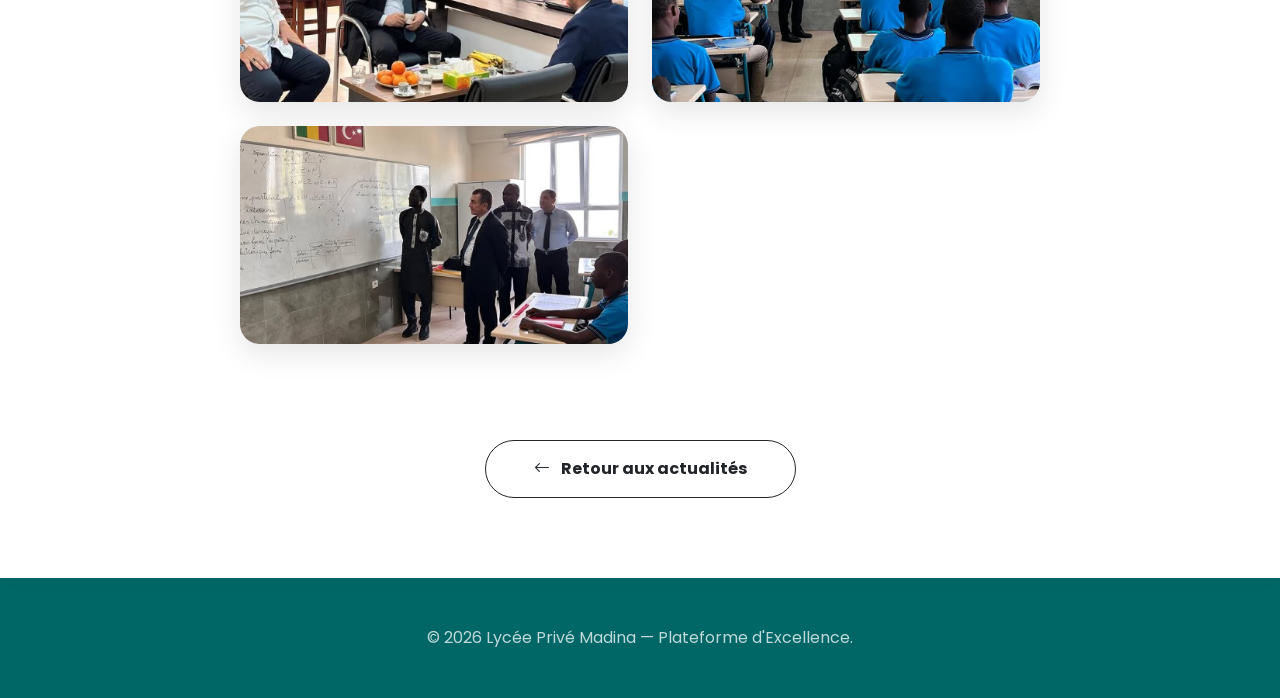
<file: actualite-visite-ambassadeur.html>
<!DOCTYPE html>
<html lang="fr" dir="ltr">
<head>
  <meta charset="UTF-8">
  <meta name="viewport" content="width=device-width, initial-scale=1.0">
  <title>Visite de l'Ambassadeur de Türkiye — Lycée Privé Madina Bamako</title>
  <meta name="description" content="Visite officielle de Son Excellence l'Ambassadeur de Türkiye au Lycée Privé Madina Bamako. Coopération éducative et culturelle. 03 Juin 2023.">
  <meta name="keywords" content="visite ambassadeur Türkiye, Lycée Madina Bamako, coopération éducative Mali, excellence académique, actualités lycée">
  <meta name="robots" content="index, follow, max-image-preview:large">
  <link rel="canonical" href="https://lyceemadina.netlify.app/actualite-visite-ambassadeur.html">
  <link rel="icon" type="image/png" href="Images/logo/logo-removebg-4">
  <meta property="og:site_name" content="Lycée Privé Madina Bamako">
  <meta property="og:title" content="Visite Ambassadeur Türkiye — Lycée Madina Bamako">
  <meta property="og:description" content="Le Lycée Madina accueille l'Ambassadeur de Türkiye pour une visite d'excellence.">
  <meta property="og:type" content="article">
  <meta property="og:url" content="https://lyceemadina.netlify.app/actualite-visite-ambassadeur.html">
  <meta property="og:image" content="https://lyceemadina.netlify.app/Images/visiteAmbassadeur/2-removebg-preview.png">
  <meta property="og:locale" content="fr_ML">
  <meta property="article:published_time" content="2023-06-03">
  <meta name="twitter:card" content="summary_large_image">
  <meta name="twitter:title" content="Visite Ambassadeur — Lycée Madina">
  <meta name="twitter:description" content="Visite officielle de l'Ambassadeur de Türkiye au Lycée Madina Bamako.">
  <meta name="twitter:image" content="https://lyceemadina.netlify.app/Images/visiteAmbassadeur/2-removebg-preview.png">
  <!-- Bootstrap 5.3 CSS -->
  <link href="https://cdn.jsdelivr.net/npm/bootstrap@5.3.3/dist/css/bootstrap.min.css" rel="stylesheet">
  <!-- Bootstrap Icons -->
  <link href="https://cdn.jsdelivr.net/npm/bootstrap-icons@1.11.3/font/bootstrap-icons.min.css" rel="stylesheet">
  <!-- Google Fonts — Poppins -->
  <link rel="preconnect" href="https://fonts.googleapis.com">
  <link rel="preconnect" href="https://fonts.gstatic.com" crossorigin>
  <link href="https://fonts.googleapis.com/css2?family=Poppins:wght@300;400;500;600;700;800&display=swap" rel="stylesheet">
  <!-- Custom CSS -->
  <link rel="stylesheet" href="style.css">
  <script type="application/ld+json">
  [{"@context":"https://schema.org","@type":"Article","headline":"Visite d'excellence: Le lycée MADINA accueille l'Ambassadeur de Türkiye","image":"https://lyceemadina.netlify.app/Images/visiteAmbassadeur/2-removebg-preview.png","datePublished":"2023-06-03","author":{"@type":"Organization","name":"Lycée Privé Madina"},"publisher":{"@type":"Organization","name":"Lycée Privé Madina","logo":{"@type":"ImageObject","url":"https://lyceemadina.netlify.app/Images/logo/logo-removebg-4"}},"mainEntityOfPage":"https://lyceemadina.netlify.app/actualite-visite-ambassadeur.html"},{"@context":"https://schema.org","@type":"BreadcrumbList","itemListElement":[{"@type":"ListItem","position":1,"name":"Accueil","item":"https://lyceemadina.netlify.app/"},{"@type":"ListItem","position":2,"name":"Actualités","item":"https://lyceemadina.netlify.app/#actualites"},{"@type":"ListItem","position":3,"name":"Visite Ambassadeur","item":"https://lyceemadina.netlify.app/actualite-visite-ambassadeur.html"}]}]
  </script>
</head>
<body class="news-detail-page">

  <!-- Preloader -->
  <div class="preloader" id="preloader">
    <div class="preloader-spinner"></div>
  </div>

  <!-- NAVBAR -->
  <nav class="navbar navbar-expand-lg navbar-madina sticky-top" id="mainNav" role="navigation">
    <div class="container">
      <a class="navbar-brand d-flex align-items-center" href="index.html#accueil">
        <img src="Images/logo/logo-removebg-4" alt="Logo Lycée Madina" class="navbar-brand-logo" width="55" height="55">
      </a>
      <button class="navbar-toggler" type="button" data-bs-toggle="collapse" data-bs-target="#navbarNav" aria-controls="navbarNav" aria-expanded="false" aria-label="Toggle navigation">
        <i class="bi bi-list"></i>
      </button>
      <div class="collapse navbar-collapse justify-content-center" id="navbarNav">
        <ul class="navbar-nav gap-1">
          <li class="nav-item">
            <a class="nav-link" href="index.html#accueil">Accueil</a>
          </li>
          <li class="nav-item">
            <a class="nav-link" href="index.html#apropos">À Propos</a>
          </li>
          <li class="nav-item">
            <a class="nav-link" href="index.html#lycee">Lycée</a>
          </li>
          <li class="nav-item">
            <a class="nav-link" href="installations.html">Installations</a>
          </li>
          <li class="nav-item">
            <a class="nav-link active" href="index.html#actualites">Actualités</a>
          </li>
          <li class="nav-item">
            <a class="nav-link" href="index.html#contact">Contact</a>
          </li>
        </ul>
      </div>
    </div>
  </nav>

  <!-- NEWS HERO -->
  <header class="news-detail-hero">
    <div class="news-detail-hero-bg">
      <img src="Images/visiteAmbassadeur/2-removebg-preview.png" alt="Visite de l'Ambassadeur de Türkiye Lycée MADINA" id="mainArticleImg">
    </div>
    <div class="hero-overlay" style="background: linear-gradient(to bottom, rgba(0,0,0,0.3) 0%, rgba(0,0,0,0.7) 100%);"></div>
    <div class="container position-relative z-index-2 text-white">
      <div class="fade-in-up">
        <span class="badge bg-primary px-3 py-2 rounded-pill mb-3" style="background-color: var(--primary-brand) !important;">ACTUALITÉ</span>
        <h1 class="display-4 fw-bold mb-4" id="mainArticleTitle">Visite d'excellence: Le lycée MADINA accueille l'Ambassadeur de Türkiye</h1>
      </div>
    </div>
  </header>

  <!-- NEWS CONTENT -->
  <main class="news-detail-content">
    <div class="container">
      <div class="row justify-content-center">
        <div class="col-lg-10">
          <div class="article-meta text-center mb-5 fade-in-up">
            <span class="d-inline-flex align-items-center me-4">
              <i class="bi bi-calendar-event me-2"></i> 03 Juin 2023
            </span>
            <span class="d-inline-flex align-items-center">
              <i class="bi bi-person-circle me-2"></i> Direction Lycée Madina
            </span>
          </div>

          <div class="news-article-text fade-in-up">
            <p class="lead fw-medium text-dark">
              Le Lycée Privé MADINA a eu l’insigne honneur de recevoir Son Excellence l’Ambassadeur de Türkiye pour une visite officielle placée sous le signe de la coopération éducative et culturelle.
            </p>
            <p>
              Accueilli par la Direction, le personnel et les élèves, l'Ambassadeur a pu découvrir nos infrastructures modernes et échanger sur les programmes d'excellence qui font la force de notre établissement. Cette visite souligne les liens étroits qui unissent notre lycée aux standards internationaux d'éducation.
            </p>
            <p>
              Au cours de son allocution, l'Ambassadeur a félicité le Lycée MADINA pour son engagement envers la jeunesse malienne et la qualité de l'enseignement proposé. Les élèves ont également eu l'opportunité de poser des questions sur les opportunités d'études supérieures en Türkiye.
            </p>
            <p>
              Cette journée mémorable se termine par une note d'espoir et de renforcement des partenariats intellectuels, ouvrant la voie à de nouveaux projets académiques pour nos élèves.
            </p>

            <!-- Gallery animée -->
            <h3 class="fw-bold mt-5 mb-4 text-dark text-center">Instants Choisis</h3>
            <div class="news-detail-gallery">
              <div class="news-detail-img-wrapper fade-in-up">
                <img src="Images/visiteAmbassadeur/preetamba-removebg-preview.png" alt="Accueil officiel" loading="lazy">
              </div>
              <div class="news-detail-img-wrapper fade-in-up" style="transition-delay: 0.1s;">
                <img src="Images/visiteAmbassadeur/3-removebg-preview.png" alt="Discussion avec les élèves" loading="lazy">
              </div>
              <div class="news-detail-img-wrapper fade-in-up" style="transition-delay: 0.2s;">
                <img src="Images/visiteAmbassadeur/4-removebg-preview.png" alt="Signature du livre d'or" loading="lazy">
              </div>
            </div>
          </div>

          <div class="text-center mt-5 pt-5 fade-in-up">
            <a href="index.html#actualites" class="btn btn-outline-dark rounded-pill px-5 py-3 fw-bold hover-scale-btn">
              <i class="bi bi-arrow-left me-2"></i> Retour aux actualités
            </a>
          </div>
        </div>
      </div>
    </div>
  </main>

  <!-- FOOTER -->
  <footer class="footer-cta-section text-center text-white" style="background: var(--primary-dark); padding: 3rem 0;">
    <div class="container">
      <p class="mb-0 opacity-75">&copy; 2026 Lycée Privé Madina — Plateforme d'Excellence.</p>
    </div>
  </footer>

  <!-- Scroll-to-top -->
  <button class="scroll-top-btn" id="scrollTopBtn" aria-label="Retour en haut de page">
    <i class="bi bi-chevron-up"></i>
  </button>

  <!-- Bootstrap 5.3 JS -->
  <script src="https://cdn.jsdelivr.net/npm/bootstrap@5.3.3/dist/js/bootstrap.bundle.min.js"></script>
  <!-- Main JS -->
  <script src="script.js"></script>
</body>
</html>
</file>
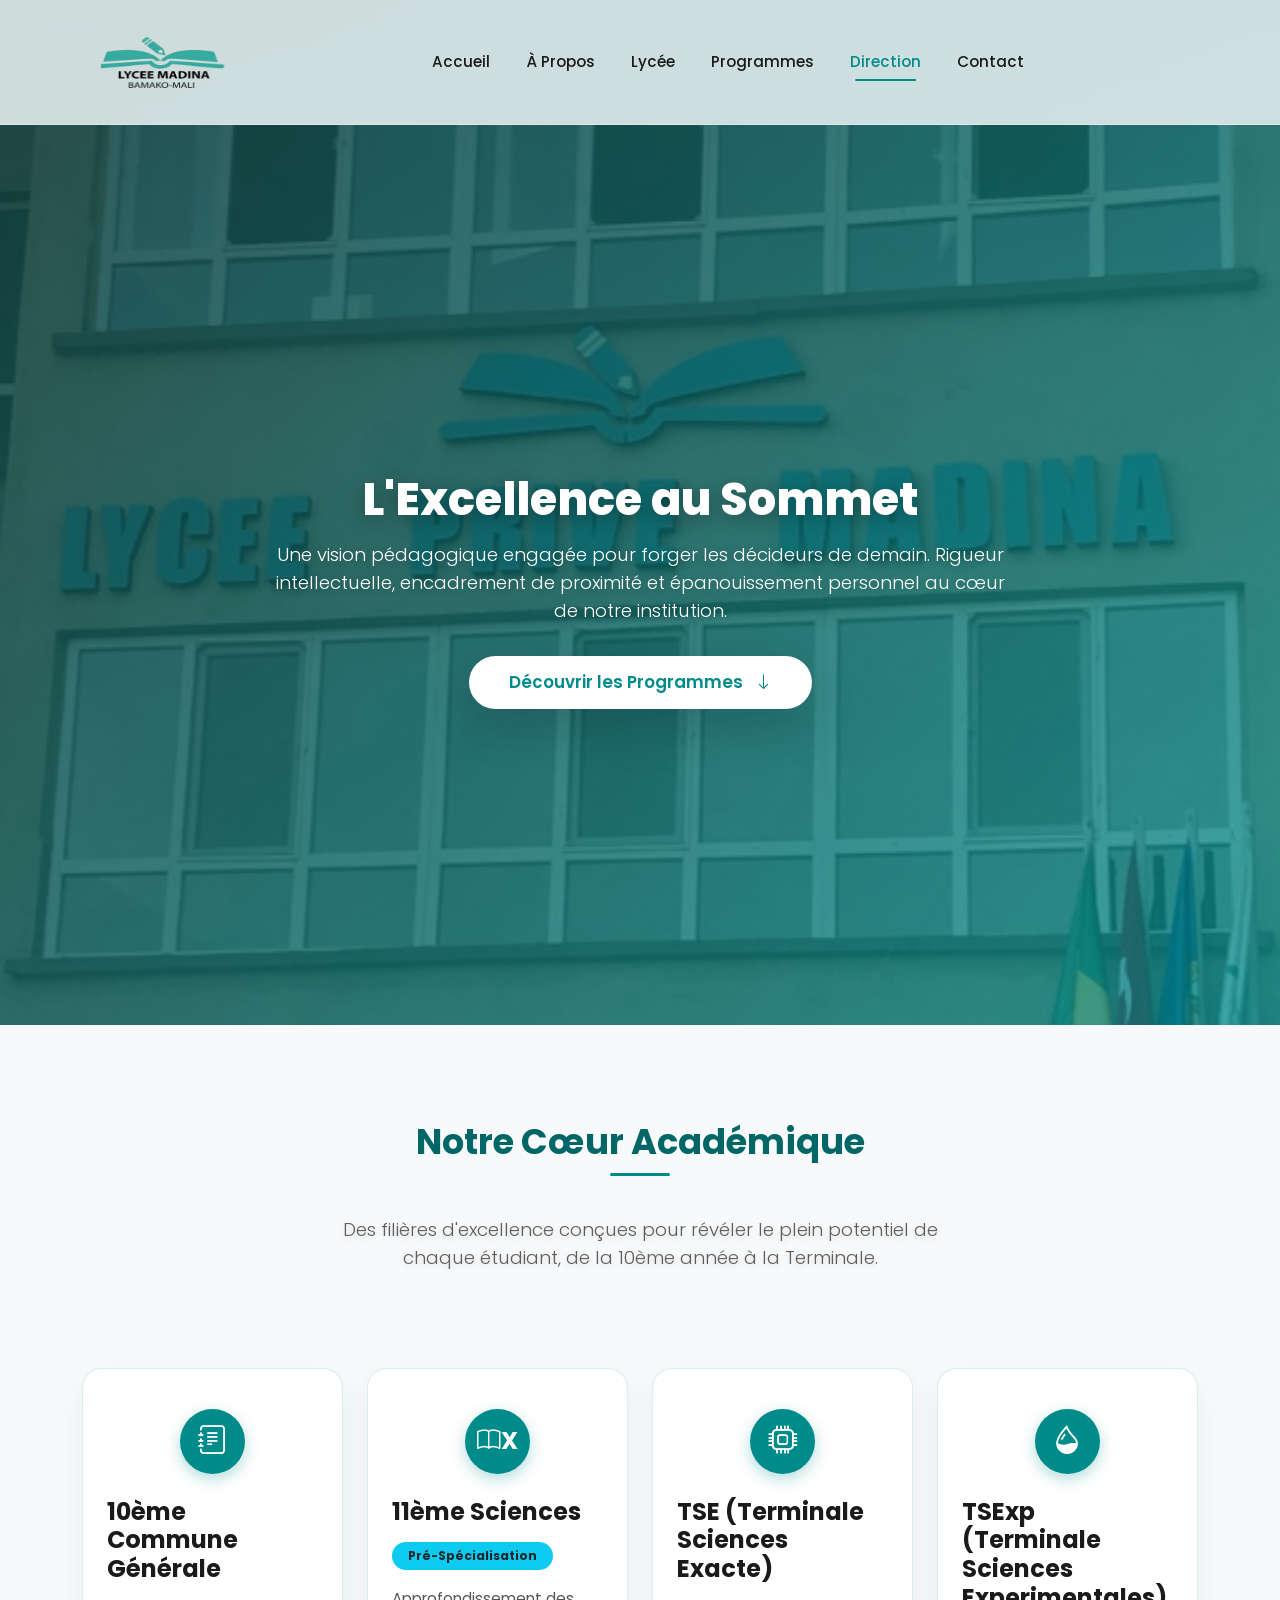
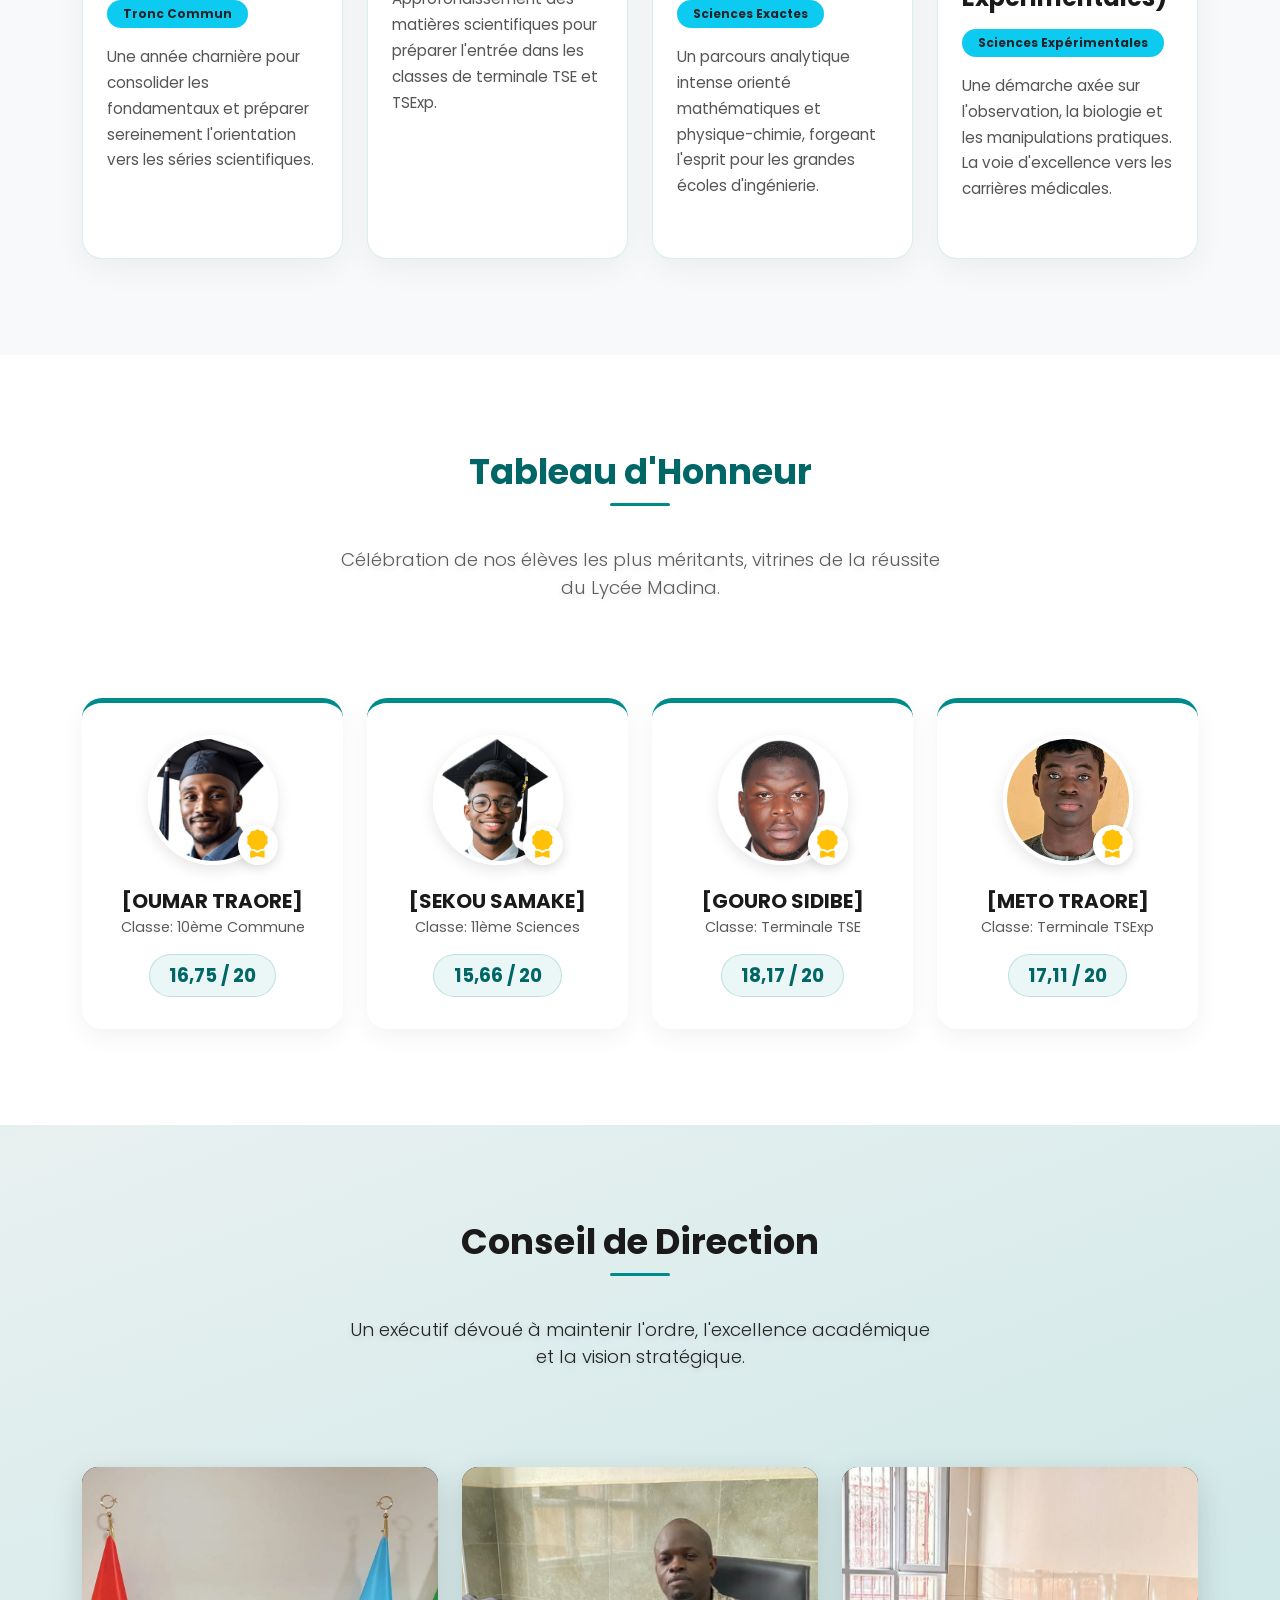
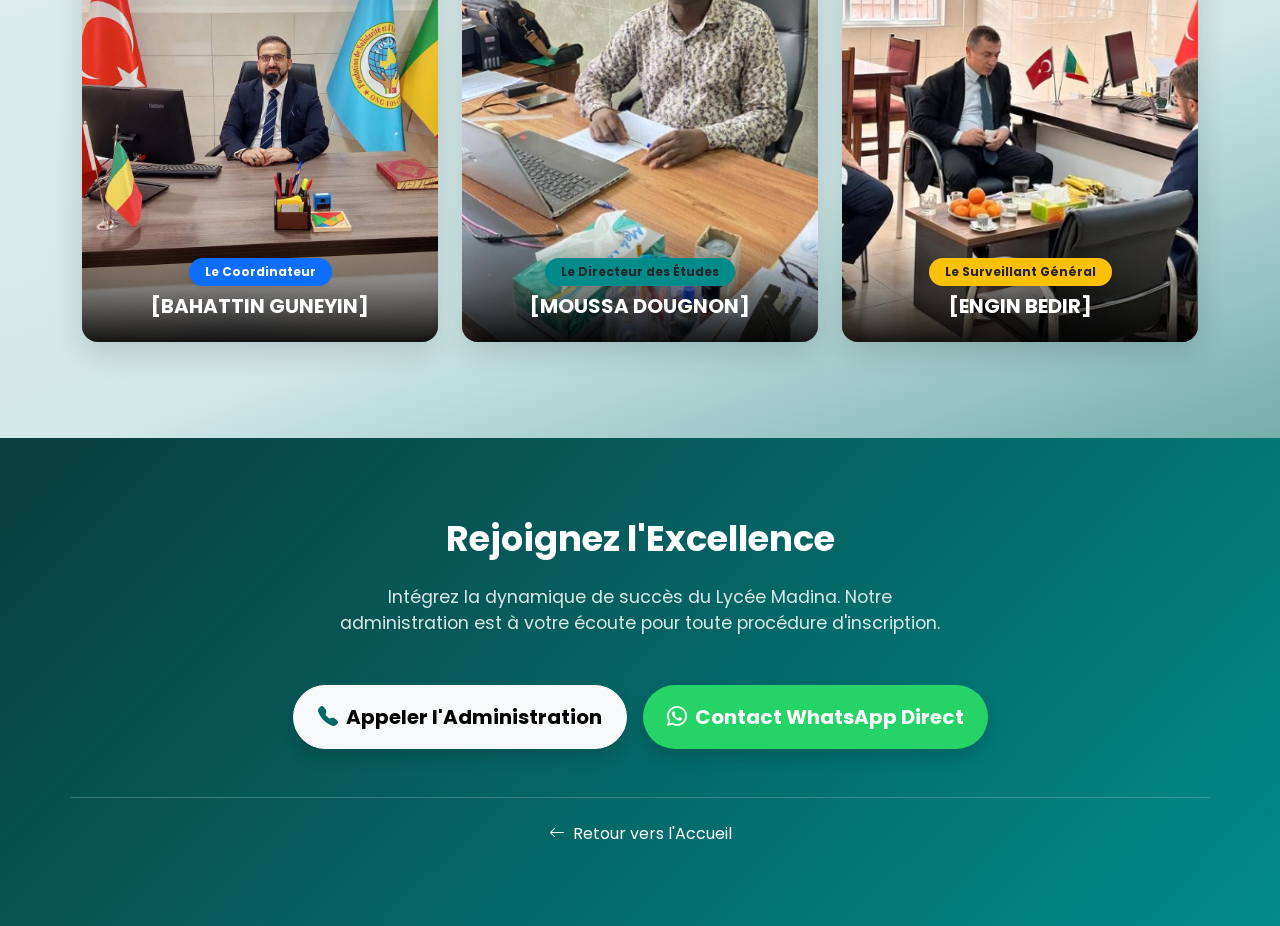
<file: direction.html>
<!DOCTYPE html>
<html lang="fr" dir="ltr">
<head>
  <meta charset="UTF-8">
  <meta name="viewport" content="width=device-width, initial-scale=1.0">
  <title>Direction & Programmes Académiques TSE TSExp — Lycée Privé Madina Bamako</title>
  <meta name="description" content="Conseil de direction, programmes académiques d'excellence TSE & TSExp, et tableau d'honneur du Lycée Privé Madina à Bamako, Mali. Découvrez nos filières scientifiques et notre équipe pédagogique.">
  <meta name="keywords" content="Lycée Madina direction, programmes TSE TSExp Bamako, lycée privé Madina Bamako, conseil direction école Mali, filières scientifiques Bamako, meilleur lycée Mali programmes">
  <meta name="robots" content="index, follow, max-image-preview:large">
  <link rel="canonical" href="https://lyceemadina.netlify.app/direction.html">
  <link rel="icon" type="image/png" href="Images/logo/logo-removebg-4">

  <!-- Open Graph -->
  <meta property="og:site_name" content="Lycée Privé Madina Bamako">
  <meta property="og:title" content="Direction & Programmes Académiques — Lycée Madina Bamako">
  <meta property="og:description" content="Conseil de direction, programmes TSE & TSExp, et tableau d'honneur du Lycée Madina. Filières d'excellence à Bamako.">
  <meta property="og:type" content="website">
  <meta property="og:url" content="https://lyceemadina.netlify.app/direction.html">
  <meta property="og:image" content="https://lyceemadina.netlify.app/Images/arrierepage/lpm-removebg-preview.png">
  <meta property="og:locale" content="fr_ML">

  <!-- Twitter Card -->
  <meta name="twitter:card" content="summary_large_image">
  <meta name="twitter:title" content="Direction & Programmes — Lycée Madina Bamako">
  <meta name="twitter:description" content="Programmes TSE & TSExp, tableau d'honneur et conseil de direction du Lycée Madina.">
  <meta name="twitter:image" content="https://lyceemadina.netlify.app/Images/arrierepage/lpm-removebg-preview.png">

  <!-- Bootstrap 5.3 CSS -->
  <link href="https://cdn.jsdelivr.net/npm/bootstrap@5.3.3/dist/css/bootstrap.min.css" rel="stylesheet">
  <!-- Bootstrap Icons -->
  <link href="https://cdn.jsdelivr.net/npm/bootstrap-icons@1.11.3/font/bootstrap-icons.min.css" rel="stylesheet">
  <!-- Google Fonts — Poppins -->
  <link rel="preconnect" href="https://fonts.googleapis.com">
  <link rel="preconnect" href="https://fonts.gstatic.com" crossorigin>
  <link href="https://fonts.googleapis.com/css2?family=Poppins:wght@300;400;500;600;700;800&display=swap" rel="stylesheet">
  <!-- Custom CSS -->
  <link rel="stylesheet" href="style.css">

  <!-- JSON-LD Schema.org — BreadcrumbList -->
  <script type="application/ld+json">
  {
    "@context": "https://schema.org",
    "@type": "BreadcrumbList",
    "itemListElement": [
      { "@type": "ListItem", "position": 1, "name": "Accueil", "item": "https://lyceemadina.netlify.app/" },
      { "@type": "ListItem", "position": 2, "name": "Direction & Programmes", "item": "https://lyceemadina.netlify.app/direction.html" }
    ]
  }
  </script>
</head>
<body>

  <!-- ============================================================
       NAVBAR (Copied from index.html for smooth navigation)
       ============================================================ -->
  <nav class="navbar navbar-expand-lg navbar-madina sticky-top" id="mainNav" role="navigation" aria-label="Navigation principale">
    <div class="container">
      <a class="navbar-brand d-flex align-items-center" href="index.html#accueil">
        <img src="Images/logo/logo-removebg-4" alt="Logo Lycée Madina Bamako Mali" class="navbar-brand-logo" width="55" height="55">
      </a>
      <button class="navbar-toggler" type="button" data-bs-toggle="collapse" data-bs-target="#navbarNav" aria-controls="navbarNav" aria-expanded="false" aria-label="Ouvrir le menu de navigation">
        <i class="bi bi-list"></i>
      </button>
      <div class="collapse navbar-collapse justify-content-center" id="navbarNav">
        <ul class="navbar-nav gap-1">
          <li class="nav-item">
            <a class="nav-link" href="index.html#accueil" id="nav-accueil">Accueil</a>
          </li>
          <li class="nav-item">
            <a class="nav-link" href="index.html#apropos" id="nav-apropos">À Propos</a>
          </li>
          <li class="nav-item">
            <a class="nav-link" href="index.html#lycee" id="nav-lycee">Lycée</a>
          </li>
          <li class="nav-item">
            <a class="nav-link active" href="#programmes" id="nav-programmes">Programmes</a>
          </li>
          <li class="nav-item">
            <a class="nav-link" href="#direction" id="nav-direction">Direction</a>
          </li>
          <li class="nav-item">
            <a class="nav-link" href="index.html#contact" id="nav-contact">Contact</a>
          </li>
        </ul>
      </div>
    </div>
  </nav>

  <!-- ============================================================
       HERO SECTION INSTITUTIONNELLE
       ============================================================ -->
  <section class="hero-section section-wrapper" id="direction-hero" aria-label="L'Excellence au Sommet">
    <img src="Images/arrierepage/lpm-removebg-preview.png" alt="Vue Bureau de Direction / Institution" class="hero-bg" width="1920" height="1080">
    <div class="hero-overlay"></div>
    <div class="hero-content text-center">
      <h1 class="fade-in-up">L'Excellence au Sommet</h1>
      <p class="fade-in-up" style="transition-delay: 0.15s; max-width: 800px; margin: 0 auto 2rem auto;">
        Une vision pédagogique engagée pour forger les décideurs de demain. Rigueur intellectuelle, encadrement de proximité et épanouissement personnel au cœur de notre institution.
      </p>
      <div class="fade-in-up" style="transition-delay: 0.3s;">
        <a href="#programmes" class="btn-hero shadow-lg">
          Découvrir les Programmes <i class="bi bi-arrow-down ms-2"></i>
        </a>
      </div>
    </div>
  </section>

  <!-- ============================================================
       CURRICULUM & SÉRIES (Le Cœur Académique)
       ============================================================ -->
  <section class="section-wrapper" id="programmes" style="padding: 6rem 0; background-color: #f8f9fa;">
    <div class="container">
      <div class="text-center fade-in-up mb-5">
        <h2 class="section-title" style="color: var(--primary-dark);">Notre Cœur Académique</h2>
        <p class="section-paragraph mx-auto" style="color: var(--text-secondary); max-width: 600px;">
          Des filières d'excellence conçues pour révéler le plein potentiel de chaque étudiant, de la 10ème année à la Terminale.
        </p>
      </div>

      <div class="row g-4 justify-content-center">
        <!-- 10ème Commune Générale -->
        <div class="col-lg-3 col-md-6">
          <div class="tech-card fade-in-up h-100 position-relative bg-white">
            <div class="card-icon">
              <i class="bi bi-journal-text text-white"></i>
            </div>
            <h4 class="fw-bold mb-3" style="color: var(--text-main);">10ème Commune Générale</h4>
            <span class="badge bg-info text-dark mb-3 px-3 py-2 rounded-pill">Tronc Commun</span>
            <p>Une année charnière pour consolider les fondamentaux et préparer sereinement l'orientation vers les séries scientifiques.</p>
          </div>
        </div>

        <!-- 11ème Sciences -->
        <div class="col-lg-3 col-md-6">
          <div class="tech-card h-100 position-relative bg-white">
            <div class="card-icon" style="background-color: #008B8B; display: flex !important; align-items: center; justify-content: center; color: #fff; font-weight: bold; font-size: 1.5rem;">
              <i class="bi bi-book"></i> X
            </div>
            <h4 class="fw-bold mb-3" style="color: var(--text-main);">11ème Sciences</h4>
            <span class="badge bg-info text-dark mb-3 px-3 py-2 rounded-pill">Pré-Spécialisation</span>
            <p>Approfondissement des matières scientifiques pour préparer l'entrée dans les classes de terminale TSE et TSExp.</p>
          </div>
        </div>

        <!-- TSE -->
        <div class="col-lg-3 col-md-6">
          <div class="tech-card h-100 position-relative bg-white">
            <div class="card-icon" style="background-color: var(--primary-brand); display: flex !important;">
              <i class="bi bi-cpu text-white"></i>
            </div>
            <h4 class="fw-bold mb-3" style="color: var(--text-main);">TSE (Terminale Sciences Exacte)</h4>
            <span class="badge bg-info text-dark mb-3 px-3 py-2 rounded-pill">Sciences Exactes</span>
            <p>Un parcours analytique intense orienté mathématiques et physique-chimie, forgeant l'esprit pour les grandes écoles d'ingénierie.</p>
          </div>
        </div>

        <!-- TSExp -->
        <div class="col-lg-3 col-md-6">
          <div class="tech-card h-100 position-relative bg-white">
            <div class="card-icon" style="background-color: var(--primary-brand); display: flex !important;">
              <i class="bi bi-droplet-half text-white"></i>
            </div>
            <h4 class="fw-bold mb-3" style="color: var(--text-main);">TSExp (Terminale Sciences Experimentales)</h4>
            <span class="badge bg-info text-dark mb-3 px-3 py-2 rounded-pill">Sciences Expérimentales</span>
            <p>Une démarche axée sur l'observation, la biologie et les manipulations pratiques. La voie d'excellence vers les carrières médicales.</p>
          </div>
        </div>
      </div>
    </div>
  </section>

  <!-- ============================================================
       LE TABLEAU D'HONNEUR (Social Proof)
       ============================================================ -->
  <section class="section-wrapper" id="honneur" style="padding: 6rem 0; background-color: #ffffff;">
    <div class="container">
      <div class="text-center fade-in-up mb-5">
        <h2 class="section-title" style="color: var(--primary-dark);">Tableau d'Honneur</h2>
        <p class="section-paragraph mx-auto" style="color: var(--text-secondary); max-width: 600px;">
          Célébration de nos élèves les plus méritants, vitrines de la réussite du Lycée Madina.
        </p>
      </div>

      <div class="row g-4 justify-content-center">
        <!-- 10ème Commune -->
        <div class="col-lg-3 col-md-6 col-sm-12">
          <div class="honor-card fade-in-up text-center">
            <div class="honor-img-wrapper mx-auto mb-4">
              <img src="Images/meilleureleve/e2.jpeg" alt="Meilleur élève 10ème Commune" class="rounded-circle honor-img object-fit-cover">
              <div class="medal-icon text-warning"><i class="bi bi-award-fill"></i></div>
            </div>
            <h5 class="fw-bold mb-1" style="color: var(--text-main);">[OUMAR TRAORE]</h5>
            <p class="text-muted mb-3" style="font-size: 0.9rem;">Classe: 10ème Commune</p>
            <div class="honor-score mx-auto">16,75 / 20</div>
          </div>
        </div>

        <!-- 11ème Sciences -->
        <div class="col-lg-3 col-md-6 col-sm-12">
          <div class="honor-card fade-in-up text-center" style="transition-delay: 0.1s;">
            <div class="honor-img-wrapper mx-auto mb-4">
              <img src="Images/meilleureleve/E1.jpeg" alt="Meilleur élève 11ème Sciences" class="rounded-circle honor-img object-fit-cover">
              <div class="medal-icon text-warning"><i class="bi bi-award-fill"></i></div>
            </div>
            <h5 class="fw-bold mb-1" style="color: var(--text-main);">[SEKOU SAMAKE]</h5>
            <p class="text-muted mb-3" style="font-size: 0.9rem;">Classe: 11ème Sciences</p>
            <div class="honor-score mx-auto">15,66 / 20</div>
          </div>
        </div>

        <!-- TSE -->
        <div class="col-lg-3 col-md-6 col-sm-12">
          <div class="honor-card fade-in-up text-center" style="transition-delay: 0.2s;">
            <div class="honor-img-wrapper mx-auto mb-4">
              <img src="Images/meilleureleve/deb.jpeg" alt="Meilleur élève TSE" class="rounded-circle honor-img object-fit-cover">
              <div class="medal-icon text-warning"><i class="bi bi-award-fill"></i></div>
            </div>
            <h5 class="fw-bold mb-1" style="color: var(--text-main);">[GOURO SIDIBE]</h5>
            <p class="text-muted mb-3" style="font-size: 0.9rem;">Classe: Terminale TSE</p>
            <div class="honor-score mx-auto">18,17 / 20</div>
          </div>
        </div>

        <!-- TSExp -->
        <div class="col-lg-3 col-md-6 col-sm-12">
          <div class="honor-card fade-in-up text-center" style="transition-delay: 0.3s;">
            <div class="honor-img-wrapper mx-auto mb-4">
              <img src="Images/meilleureleve/Meto.jpeg" alt="Meilleur élève TSExp" class="rounded-circle honor-img object-fit-cover">
              <div class="medal-icon text-warning"><i class="bi bi-award-fill"></i></div>
            </div>
            <h5 class="fw-bold mb-1" style="color: var(--text-main);">[METO TRAORE]</h5>
            <p class="text-muted mb-3" style="font-size: 0.9rem;">Classe: Terminale TSExp</p>
            <div class="honor-score mx-auto">17,11 / 20</div>
          </div>
        </div>
      </div>
    </div>
  </section>

  <!-- ============================================================
       CONSEIL DE DIRECTION (Leadership)
       ============================================================ -->
  <section class="section-wrapper" id="direction" style="padding: 6rem 0; background-color: var(--surface-light);">
    <div class="container">
      <div class="text-center fade-in-up mb-5">
        <h2 class="section-title">Conseil de Direction</h2>
        <p class="section-paragraph mx-auto" style="max-width: 600px;">
          Un exécutif dévoué à maintenir l'ordre, l'excellence académique et la vision stratégique.
        </p>
      </div>

      <div class="row g-4 justify-content-center">
        <!-- Coordinateur -->
        <div class="col-lg-4 col-md-6">
          <div class="director-card fade-in-up position-relative overflow-hidden rounded-4">
            <img src="Images/Administration/Bahatin.jpeg" alt="Le Coordinateur" class="director-img w-100 object-fit-cover">
            <div class="director-info position-absolute bottom-0 start-0 w-100 p-4 text-center">
              <span class="badge bg-primary px-3 py-2 rounded-pill shadow-sm mb-2">Le Coordinateur</span>
              <h5 class="mb-0 fw-bold text-white">[BAHATTIN GUNEYIN]</h5>
            </div>
          </div>
        </div>
        <!-- Directeur des Études -->
        <div class="col-lg-4 col-md-6">
          <div class="director-card fade-in-up position-relative overflow-hidden rounded-4" style="transition-delay: 0.15s;">
            <img src="Images/Administration/directeur-removebg-preview(1).png" alt="Le Directeur des Études" class="director-img w-100 object-fit-cover">
            <div class="director-info position-absolute bottom-0 start-0 w-100 p-4 text-center">
              <span class="badge text-dark px-3 py-2 rounded-pill shadow-sm mb-2" style="background-color: var(--primary-brand);">Le Directeur des Études</span>
              <h5 class="mb-0 fw-bold text-white">[MOUSSA DOUGNON]</h5>
            </div>
          </div>
        </div>
        <!-- Surveillant Général -->
        <div class="col-lg-4 col-md-6">
          <div class="director-card fade-in-up position-relative overflow-hidden rounded-4" style="transition-delay: 0.3s;">
            <img src="Images/visiteAmbassadeur/preetamba-removebg-preview.png" alt="Le Surveillant Général" class="director-img w-100 object-fit-cover">
            <div class="director-info position-absolute bottom-0 start-0 w-100 p-4 text-center">
              <span class="badge bg-warning text-dark px-3 py-2 rounded-pill shadow-sm mb-2">Le Surveillant Général</span>
              <h5 class="mb-0 fw-bold text-white">[ENGIN BEDIR]</h5>
            </div>
          </div>
        </div>
      </div>
    </div>
  </section>

  <!-- ============================================================
       FOOTER & CONTACT DIRECT (CTA)
       ============================================================ -->
  <footer class="footer-cta-section text-center text-white" style="background: linear-gradient(135deg, #0a3d3d 0%, #008B8B 100%); padding: 5rem 0;">
    <div class="container fade-in-up">
      <h2 class="fw-bold mb-4" style="font-size: 2.2rem;">Rejoignez l'Excellence</h2>
      <p class="mb-5 mx-auto" style="max-width: 600px; font-size: 1.1rem; color: rgba(255,255,255,0.85);">
        Intégrez la dynamique de succès du Lycée Madina. Notre administration est à votre écoute pour toute procédure d'inscription.
      </p>
      <div class="d-flex justify-content-center flex-column flex-sm-row gap-3">
        <a href="tel:+22379228452" class="btn btn-light btn-lg rounded-pill px-4 py-3 fw-bold d-inline-flex justify-content-center align-items-center shadow hover-scale-btn">
          <i class="bi bi-telephone-fill me-2" style="color: var(--primary-dark);"></i> Appeler l'Administration
        </a>
        <a href="https://wa.me/22379228452" target="_blank" class="btn btn-lg rounded-pill px-4 py-3 fw-bold d-inline-flex justify-content-center align-items-center shadow hover-scale-btn text-white" style="background-color: #25D366; border: none;">
          <i class="bi bi-whatsapp me-2"></i> Contact WhatsApp Direct
        </a>
      </div>
    </div>
    
    <div class="container mt-5 pt-4" style="border-top: 1px solid rgba(255,255,255,0.2);">
      <a href="index.html" class="text-white text-decoration-none d-inline-flex align-items-center hover-scale-btn">
        <i class="bi bi-arrow-left me-2"></i> Retour vers l'Accueil
      </a>
    </div>
  </footer>

  <!-- Scroll-to-top -->
  <button class="scroll-top-btn" id="scrollTopBtn" aria-label="Retour en haut de page">
    <i class="bi bi-chevron-up"></i>
  </button>

  <!-- Bootstrap 5.3 JS -->
  <script src="https://cdn.jsdelivr.net/npm/bootstrap@5.3.3/dist/js/bootstrap.bundle.min.js"></script>

  <!-- Main JS (Contient déja l'initialisation de .fade-in-up, preloader, etc.) -->
  <script src="script.js"></script>
</body>
</html>
</file>
<file: style.css>
/* ============================================================
   LYCÉE MADINA — Design System & Styles
   ============================================================ */

/* --- Design Tokens --- */
:root {
  --primary-brand: #008B8B;
  --primary-light: #00b3b3;
  --primary-dark: #006666;
  --primary-gradient: linear-gradient(135deg, #008B8B 0%, #00b3b3 100%);
  --surface-glass: rgba(255, 255, 255, 0.8);
  --surface-glass-strong: rgba(255, 255, 255, 0.92);
  --surface-glass-light: rgba(255, 255, 255, 0.5);
  --text-main: #1A1A1A;
  --text-secondary: #555555;
  --text-muted: #888888;
  --text-white: #ffffff;
  --bg-page: linear-gradient(160deg, #0a4d4d 0%, #0e6b6b 15%, #b8d8d8 40%, #e8f0f0 60%, #d0e8e8 80%, #0e6b6b 100%);
  --shadow-soft: 0 10px 30px rgba(0, 0, 0, 0.05);
  --shadow-medium: 0 15px 40px rgba(0, 0, 0, 0.08);
  --shadow-strong: 0 20px 60px rgba(0, 0, 0, 0.12);
  --radius-card: 20px;
  --radius-pill: 50px;
  --radius-input: 12px;
  --transition-smooth: all 0.3s cubic-bezier(0.4, 0, 0.2, 1);
  --font-main: 'Poppins', sans-serif;
}

/* --- Reset & Base --- */
*,
*::before,
*::after {
  margin: 0;
  padding: 0;
  box-sizing: border-box;
}

html {
  scroll-behavior: smooth;
  scroll-padding-top: 90px;
}

body {
  font-family: var(--font-main);
  color: var(--text-main);
  background: var(--bg-page);
  min-height: 100vh;
  overflow-x: hidden;
  position: relative;
}

/* --- Floating Particles Background --- */
.particles-container {
  position: fixed;
  top: 0;
  left: 0;
  width: 100%;
  height: 100%;
  pointer-events: none;
  z-index: 0;
  overflow: hidden;
}

.particle {
  position: absolute;
  border-radius: 50%;
  background: rgba(255, 255, 255, 0.3);
  animation: floatParticle linear infinite;
}

@keyframes floatParticle {
  0% {
    transform: translateY(100vh) scale(0);
    opacity: 0;
  }
  10% {
    opacity: 1;
  }
  90% {
    opacity: 1;
  }
  100% {
    transform: translateY(-10vh) scale(1);
    opacity: 0;
  }
}

/* --- Header / Navbar --- */
.navbar-madina {
  background: var(--surface-glass);
  backdrop-filter: blur(20px);
  -webkit-backdrop-filter: blur(20px);
  border-bottom: 1px solid rgba(255, 255, 255, 0.3);
  padding: 0.6rem 0;
  transition: var(--transition-smooth);
  z-index: 1050;
}

.navbar-madina.scrolled {
  background: var(--surface-glass-strong);
  box-shadow: 0 4px 30px rgba(0, 0, 0, 0.08);
}

.navbar-brand-logo {
  height: 95px;
  width: 160px;
  object-fit: contain;
  transform: scaleX(1.3);
  transition: var(--transition-smooth);
}

.navbar-madina .nav-link {
  font-weight: 500;
  color: var(--text-main);
  font-size: 0.95rem;
  padding: 0.5rem 1rem !important;
  position: relative;
  transition: var(--transition-smooth);
}

.navbar-madina .nav-link:hover,
.navbar-madina .nav-link.active {
  color: var(--primary-brand);
}

.navbar-madina .nav-link.active::after {
  content: '';
  position: absolute;
  bottom: 0;
  left: 50%;
  transform: translateX(-50%);
  width: 60%;
  height: 2px;
  background: var(--primary-brand);
  border-radius: 2px;
}

.navbar-toggler {
  border: none;
  font-size: 1.4rem;
  color: var(--text-main);
  padding: 0.25rem 0.5rem;
}

.navbar-toggler:focus {
  box-shadow: none;
}

/* --- Section Common --- */
.section-wrapper {
  position: relative;
  z-index: 1;
}

.section-title {
  font-weight: 700;
  font-size: 2.2rem;
  color: var(--text-main);
  text-align: center;
  margin-bottom: 2.5rem;
}

.section-title::after {
  content: '';
  display: block;
  width: 60px;
  height: 3px;
  background: var(--primary-brand);
  margin: 10px auto 0;
  border-radius: 3px;
}

/* --- Hero Section --- */
.hero-section {
  position: relative;
  min-height: 100vh;
  display: flex;
  align-items: center;
  justify-content: center;
  overflow: hidden;
}

.hero-bg {
  position: absolute;
  top: 0;
  left: 0;
  width: 100%;
  height: 100%;
  object-fit: cover;
  z-index: 0;
}

.hero-overlay {
  position: absolute;
  top: 0;
  left: 0;
  width: 100%;
  height: 100%;
  background: linear-gradient(
    180deg,
    rgba(0, 100, 100, 0.3) 0%,
    rgba(0, 139, 139, 0.2) 40%,
    rgba(0, 139, 139, 0.35) 100%
  );
  z-index: 1;
}

.hero-content {
  position: relative;
  z-index: 2;
  margin-bottom: 10rem;
  text-align: center;
  color: var(--text-white);
  max-width: 800px;
  padding: 25vh 2rem 2rem; /* Applique un padding en haut pour descendre le texte */
}

.hero-content h1 {
  font-size: 2.8rem;
  font-weight: 800;
  margin-bottom: 1rem;
  text-shadow: 0 4px 20px rgba(0, 0, 0, 0.3);
  line-height: 1.15;
}

.hero-content p {
  font-size: 1.15rem;
  font-weight: 300;
  margin-bottom: 2rem;
  opacity: 0.95;
  text-shadow: 0 2px 10px rgba(0, 0, 0, 0.2);
}

.btn-hero {
  background: var(--text-white);
  color: var(--primary-brand);
  border: none;
  padding: 14px 40px;
  border-radius: var(--radius-pill);
  font-weight: 600;
  font-size: 1.05rem;
  transition: var(--transition-smooth);
  box-shadow: 0 8px 30px rgba(0, 0, 0, 0.15);
  text-decoration: none;
  display: inline-block;
}

.btn-hero:hover {
  transform: scale(1.05);
  box-shadow: 0 12px 40px rgba(0, 0, 0, 0.25);
  color: var(--primary-dark);
  background: var(--text-white);
}

/* --- À Propos / Stats Section --- */
.stats-section {
  padding: 5rem 0;
  background: rgba(245, 248, 248, 0.85);
  backdrop-filter: blur(8px);
  -webkit-backdrop-filter: blur(8px);
}

.stat-card {
  background: var(--surface-glass-strong);
  backdrop-filter: blur(10px);
  -webkit-backdrop-filter: blur(10px);
  border-radius: var(--radius-card);
  padding: 2rem 1.5rem;
  text-align: center;
  box-shadow: var(--shadow-soft);
  border: 1px solid rgba(255, 255, 255, 0.5);
  transition: var(--transition-smooth);
  position: relative;
  overflow: hidden;
}

.stat-card::before {
  content: '';
  position: absolute;
  left: 0;
  top: 0;
  height: 100%;
  width: 5px;
  background: var(--primary-brand);
  border-radius: 3px;
}

.stat-card:hover {
  transform: translateY(-5px);
  box-shadow: var(--shadow-medium);
}

.stat-card .stat-label {
  font-size: 0.9rem;
  font-weight: 600;
  color: var(--text-secondary);
  margin-bottom: 0.5rem;
}

.stat-card .stat-number {
  font-size: 3rem;
  font-weight: 800;
  color: var(--text-main);
  line-height: 1.1;
}

.stat-bar {
  width: 80%;
  height: 5px;
  background: #e0e0e0;
  border-radius: 5px;
  margin: 0.75rem auto 0;
  overflow: hidden;
}

.stat-bar-fill {
  height: 100%;
  background: var(--primary-brand);
  border-radius: 5px;
  width: 0;
  transition: width 2s ease;
}

/* --- Espace Lycée 360 Section --- */
.lycee-360-section {
  position: relative;
  min-height: 80vh;
  display: flex;
  align-items: center;
  justify-content: center;
  padding: 6rem 0;
  overflow: hidden;
}

.lycee-hero-bg {
  position: absolute;
  inset: 0;
  z-index: 0;
}

.lycee-hero-bg img {
  width: 100%;
  height: 100%;
  object-fit: cover;
  display: block;
}

.lycee-hero-overlay {
  position: absolute;
  inset: 0;
  background: linear-gradient(
    135deg,
    rgba(0, 80, 80, 0.6) 0%,
    rgba(0, 120, 120, 0.4) 100%
  );
  z-index: 1;
}

.lycee-360-container {
  position: relative;
  z-index: 2;
}

.section-title-white {
  color: #fff !important;
}
.section-title-white::after {
  background: #fff;
}

.lycee-glass-card {
  background: rgba(255, 255, 255, 0.1);
  backdrop-filter: blur(15px);
  -webkit-backdrop-filter: blur(15px);
  border-radius: var(--radius-card);
  padding: 2.5rem 2rem;
  text-align: center;
  border: 1px solid rgba(255, 255, 255, 0.3);
  box-shadow: 0 10px 30px rgba(0, 0, 0, 0.1);
  transition: all 0.4s cubic-bezier(0.25, 1, 0.5, 1);
  height: 100%;
  color: #fff;
  display: flex;
  flex-direction: column;
}

.lycee-glass-card:hover {
  transform: scale(1.03) translateY(-5px);
  background: rgba(255, 255, 255, 0.15);
  box-shadow: 0 20px 50px rgba(0, 139, 139, 0.4);
  border: 1px solid rgba(255, 255, 255, 0.6);
}

.lycee-glass-card .card-icon {
  width: 75px;
  height: 75px;
  background: rgba(255, 255, 255, 0.15);
  border: 2px solid rgba(255, 255, 255, 0.4);
  border-radius: 20px;
  display: flex;
  align-items: center;
  justify-content: center;
  margin: 0 auto 1.5rem;
  font-size: 2.2rem;
  color: #fff;
  transition: var(--transition-smooth);
}

.lycee-glass-card:hover .card-icon {
  background: var(--text-white);
  color: var(--primary-brand);
}

.lycee-glass-card h5 {
  font-weight: 700;
  font-size: 1.15rem;
  margin-bottom: 1rem;
  color: #fff;
}

.lycee-glass-card p {
  font-size: 0.95rem;
  font-weight: 300;
  opacity: 0.9;
  line-height: 1.6;
  margin-bottom: 1.5rem;
  flex-grow: 1;
}

.card-action {
  display: inline-flex;
  align-items: center;
  justify-content: center;
  gap: 0.5rem;
  font-weight: 600;
  font-size: 0.95rem;
  color: #fff;
  text-decoration: none;
  transition: var(--transition-smooth);
}

.card-action i {
  transition: transform 0.3s ease;
}

.card-action:hover {
  color: var(--primary-brand);
  background: rgba(255, 255, 255, 0.9);
  padding: 8px 16px;
  border-radius: var(--radius-pill);
  text-decoration: none;
}

.card-action:hover i {
  transform: translateX(5px);
}

/* --- Espace Internat Section --- */
.internat-section {
  padding: 5rem 0;
}

.internat-img-wrapper {
  position: relative;
  border-radius: var(--radius-card);
  overflow: hidden;
  box-shadow: var(--shadow-medium);
}

.internat-img-wrapper img {
  width: 100%;
  height: 350px;
  object-fit: cover;
  display: block;
}

.internat-text-card {
  background: var(--surface-glass-strong);
  backdrop-filter: blur(10px);
  -webkit-backdrop-filter: blur(10px);
  border-radius: var(--radius-card);
  padding: 2rem 2rem;
  box-shadow: var(--shadow-soft);
  border: 1px solid rgba(255, 255, 255, 0.5);
  position: relative;
  margin-top: -60px;
  margin-left: 40px;
  z-index: 2;
}

.internat-text-card p {
  color: var(--text-secondary);
  font-size: 0.95rem;
  line-height: 1.7;
}

@media (min-width: 992px) {
  .internat-text-card {
    margin-top: 0;
    margin-left: -40px;
  }
}

/* --- Contact Section --- */
.contact-section {
  padding: 5rem 0;
}

.contact-form-card {
  background: var(--surface-glass-strong);
  backdrop-filter: blur(10px);
  -webkit-backdrop-filter: blur(10px);
  border-radius: var(--radius-card);
  padding: 2.5rem;
  box-shadow: var(--shadow-soft);
  border: 1px solid rgba(255, 255, 255, 0.5);
}

.contact-form-card .form-control {
  border: 1.5px solid #e0e0e0;
  border-radius: var(--radius-input);
  padding: 0.85rem 1.1rem;
  font-size: 0.95rem;
  color: var(--text-main);
  background: rgba(255, 255, 255, 0.7);
  transition: var(--transition-smooth);
}

.contact-form-card .form-control:focus {
  border-color: var(--primary-brand);
  box-shadow: 0 0 0 3px rgba(0, 139, 139, 0.15);
  background: #fff;
}

.contact-form-card .form-control::placeholder {
  color: var(--text-muted);
}

.btn-submit {
  background: var(--primary-brand);
  color: var(--text-white);
  border: none;
  padding: 12px 36px;
  border-radius: var(--radius-pill);
  font-weight: 600;
  font-size: 1rem;
  transition: var(--transition-smooth);
  box-shadow: 0 6px 20px rgba(0, 139, 139, 0.3);
}

.btn-submit:hover {
  background: var(--primary-dark);
  transform: scale(1.05);
  box-shadow: 0 10px 30px rgba(0, 139, 139, 0.4);
  color: var(--text-white);
}

.map-wrapper {
  border-radius: var(--radius-card);
  overflow: hidden;
  box-shadow: var(--shadow-soft);
  border: 1px solid rgba(255, 255, 255, 0.5);
}

.map-wrapper iframe {
  width: 100%;
  height: 320px;
  border: none;
}

.contact-info-card {
  background: var(--surface-glass-strong);
  backdrop-filter: blur(10px);
  -webkit-backdrop-filter: blur(10px);
  border-radius: var(--radius-card);
  padding: 1.5rem;
  text-align: center;
  box-shadow: var(--shadow-soft);
  border: 1px solid rgba(255, 255, 255, 0.5);
  transition: var(--transition-smooth);
  height: 100%;
}

.contact-info-card:hover {
  transform: translateY(-3px);
  box-shadow: var(--shadow-medium);
}

.contact-info-card .info-icon {
  width: 50px;
  height: 50px;
  background: rgba(0, 139, 139, 0.1);
  border-radius: 50%;
  display: flex;
  align-items: center;
  justify-content: center;
  margin: 0 auto 0.8rem;
  color: var(--primary-brand);
  font-size: 1.3rem;
}

.contact-info-card h6 {
  font-weight: 700;
  font-size: 0.9rem;
  color: var(--text-main);
  margin-bottom: 0.3rem;
}

.contact-info-card p {
  font-size: 0.85rem;
  color: var(--text-secondary);
  margin: 0;
}

/* --- Testimonials Section --- */
.testimonials-section {
  padding: 5rem 0;
  overflow: hidden;
}

.testimonials-section .carousel {
  overflow: hidden;
}

.testimonial-card {
  background: var(--surface-glass-strong);
  backdrop-filter: blur(10px);
  -webkit-backdrop-filter: blur(10px);
  border-radius: var(--radius-card);
  padding: 2rem 1.5rem;
  box-shadow: var(--shadow-soft);
  border: 1px solid rgba(255, 255, 255, 0.5);
  text-align: center;
  height: 100%;
  transition: var(--transition-smooth);
}

.testimonial-card:hover {
  transform: translateY(-5px);
  box-shadow: var(--shadow-medium);
}

.testimonial-card .quote-icon {
  font-size: 2rem;
  color: var(--primary-brand);
  opacity: 0.4;
  margin-bottom: 0.5rem;
}

.testimonial-card .testimonial-text {
  font-size: 0.9rem;
  color: var(--text-secondary);
  line-height: 1.7;
  font-style: italic;
  margin-bottom: 1.2rem;
}

.testimonial-card .testimonial-author {
  font-weight: 700;
  font-size: 0.9rem;
  color: var(--text-main);
}

.testimonial-card .testimonial-role {
  font-size: 0.8rem;
  color: var(--primary-brand);
  font-weight: 500;
}

/* Carousel dots */
.carousel-indicators-custom {
  display: flex;
  justify-content: center;
  gap: 8px;
  margin-top: 2rem;
}

.carousel-indicators-custom button {
  width: 12px;
  height: 12px;
  border-radius: 50%;
  border: none;
  background: rgba(0, 139, 139, 0.25);
  cursor: pointer;
  transition: var(--transition-smooth);
  padding: 0;
}

.carousel-indicators-custom button.active {
  background: var(--primary-brand);
  transform: scale(1.2);
}

/* --- Gallery Section --- */
.gallery-section {
  padding: 5rem 0;
}

.gallery-grid {
  display: grid;
  grid-template-columns: repeat(3, 1fr);
  grid-template-rows: repeat(2, 180px);
  gap: 12px;
}

.gallery-item {
  border-radius: 16px;
  overflow: hidden;
  position: relative;
  box-shadow: var(--shadow-soft);
  cursor: pointer;
}

.gallery-item img {
  width: 100%;
  height: 100%;
  object-fit: cover;
  transition: transform 0.5s ease;
}

.gallery-item:hover img {
  transform: scale(1.08);
}

.gallery-item-overlay {
  position: absolute;
  inset: 0;
  background: rgba(0, 139, 139, 0);
  transition: var(--transition-smooth);
  display: flex;
  align-items: center;
  justify-content: center;
}

.gallery-item:hover .gallery-item-overlay {
  background: rgba(0, 139, 139, 0.35);
}

.gallery-item-overlay i {
  color: white;
  font-size: 1.5rem;
  opacity: 0;
  transition: var(--transition-smooth);
}

.gallery-item:hover .gallery-item-overlay i {
  opacity: 1;
}

@media (max-width: 767.98px) {
  .gallery-grid {
    grid-template-columns: repeat(2, 1fr);
    grid-template-rows: repeat(3, 150px);
  }
}

@media (max-width: 480px) {
  .gallery-grid {
    grid-template-columns: 1fr;
    grid-template-rows: repeat(6, 200px);
  }
}

/* --- News & Events Section --- */
.news-section {
  padding: 5rem 0;
  background-color: #fcfcfc;
}

.news-scroller-container {
  position: relative;
  overflow: hidden;
  padding: 2rem 0;
  /* Masque retiré temporairement pour le débug de visibilité */
}

/* Navigation arrows */
.news-nav-btn {
  position: absolute;
  top: 50%;
  transform: translateY(-50%);
  z-index: 10;
  width: 48px;
  height: 48px;
  border-radius: 50%;
  border: 1px solid rgba(0, 139, 139, 0.2);
  background: rgba(255, 255, 255, 0.9);
  backdrop-filter: blur(10px);
  -webkit-backdrop-filter: blur(10px);
  color: var(--primary-brand);
  font-size: 1.3rem;
  cursor: pointer;
  display: flex;
  align-items: center;
  justify-content: center;
  box-shadow: 0 4px 15px rgba(0, 0, 0, 0.1);
  transition: all 0.3s cubic-bezier(0.4, 0, 0.2, 1);
}

.news-nav-btn:hover {
  background: var(--primary-brand);
  color: #fff;
  border-color: var(--primary-brand);
  box-shadow: 0 6px 25px rgba(0, 139, 139, 0.35);
  transform: translateY(-50%) scale(1.1);
}

.news-nav-btn:active {
  transform: translateY(-50%) scale(0.95);
}

.news-nav-prev {
  left: 8px;
}

.news-nav-next {
  right: 8px;
}

@media (max-width: 576px) {
  .news-nav-btn {
    width: 38px;
    height: 38px;
    font-size: 1rem;
  }
  .news-nav-prev {
    left: 4px;
  }
  .news-nav-next {
    right: 4px;
  }
}

.news-scroller {
  display: flex !important;
  flex-wrap: nowrap;
  gap: 1.5rem;
  overflow-x: auto;
  scroll-snap-type: x mandatory;
  padding: 1rem 0 3rem 0; /* Padding accru pour l'ombre */
  scrollbar-width: none; /* Firefox */
  min-height: 400px; /* Assure une visibilité même si les images chargent mal */
  -ms-overflow-style: none; /* IE/Edge */
  -webkit-overflow-scrolling: touch;
}

.news-scroller::-webkit-scrollbar {
  display: none; /* Chrome/Safari */
}

.news-card {
  flex: 0 0 350px; /* Taille fixe pour le scroller */
  scroll-snap-align: center;
  background: #ffffff; /* Fond blanc opaque pour maximum de visibilité */
  border-radius: var(--radius-card);
  overflow: hidden;
  box-shadow: 0 15px 45px rgba(0, 0, 0, 0.1); /* Ombre plus forte */
  border: 1px solid rgba(0, 139, 139, 0.1);
  transition: all 0.4s cubic-bezier(0.165, 0.84, 0.44, 1);
  min-height: 380px;
  text-decoration: none; /* Lié à des <a> */
  display: flex;
  flex-direction: column;
}

.news-card:hover {
  transform: translateY(-5px);
  box-shadow: var(--shadow-medium);
}

.news-card .news-img {
  width: 100%;
  height: 180px;
  object-fit: cover;
}

.news-card .news-body {
  padding: 1.2rem;
}

.news-card .news-title {
  font-weight: 700;
  font-size: 0.95rem;
  color: var(--text-main);
  margin-bottom: 0.5rem;
  line-height: 1.4;
}

.news-card .news-date {
  font-size: 0.8rem;
  color: var(--primary-brand);
  font-weight: 600;
  text-transform: uppercase;
  letter-spacing: 1px;
}

/* --- Styles News Detail Page --- */
.news-detail-hero {
  height: 60vh;
  position: relative;
  display: flex;
  align-items: center;
  justify-content: center;
  text-align: center;
  overflow: hidden;
}

.news-detail-hero-bg {
  position: absolute;
  inset: 0;
  z-index: 0;
}

.news-detail-hero-bg img {
  width: 100%;
  height: 100%;
  object-fit: cover;
}

.news-detail-content {
  background: #fff;
  padding: 5rem 0;
  border-radius: 40px 40px 0 0;
  margin-top: -50px;
  position: relative;
  z-index: 2;
  box-shadow: 0 -20px 50px rgba(0,0,0,0.05);
}

.article-meta {
  color: var(--primary-brand);
  font-weight: 700;
  font-size: 1.1rem;
  margin-bottom: 1.5rem;
  display: block;
}

.news-article-text {
  font-size: 1.15rem;
  line-height: 1.8;
  color: var(--text-secondary);
  max-width: 800px;
  margin: 0 auto;
}

.news-article-text p {
  margin-bottom: 2rem;
}

.news-detail-gallery {
  display: grid;
  grid-template-columns: repeat(auto-fit, minmax(300px, 1fr));
  gap: 1.5rem;
  margin-top: 4rem;
}

.news-detail-img-wrapper {
  border-radius: 20px;
  overflow: hidden;
  box-shadow: 0 10px 30px rgba(0,0,0,0.1);
  aspect-ratio: 16/9;
}

.news-detail-img-wrapper img {
  width: 100%;
  height: 100%;
  object-fit: cover;
  transition: transform 0.6s ease;
}

.news-detail-img-wrapper:hover img {
  transform: scale(1.05);
}

/* --- Newsletter Section --- */
.newsletter-section {
  padding: 4rem 0;
}

.section-paragraph {
  font-size: 1.15rem;
  font-weight: 300;
  margin-bottom: 6rem;
  opacity: 0.95;
  text-shadow: 0 2px 10px rgba(0, 0, 0, 0.2);
}

.newsletter-card {
  background: var(--surface-glass-strong);
  backdrop-filter: blur(10px);
  -webkit-backdrop-filter: blur(10px);
  border-radius: var(--radius-card);
  padding: 2.5rem;
  box-shadow: var(--shadow-soft);
  border: 1px solid rgba(255, 255, 255, 0.5);
  text-align: center;
  max-width: 550px;
  margin: 0 auto;
}

.newsletter-card h3 {
  font-weight: 700;
  font-size: 1.5rem;
  margin-bottom: 1.5rem;
}

.newsletter-input-group {
  display: flex;
  gap: 10px;
  max-width: 400px;
  margin: 0 auto;
}

.newsletter-input-group .form-control {
  border: 1.5px solid #e0e0e0;
  border-radius: var(--radius-pill);
  padding: 0.75rem 1.2rem;
  font-size: 0.9rem;
  background: rgba(255, 255, 255, 0.7);
  transition: var(--transition-smooth);
}

.newsletter-input-group .form-control:focus {
  border-color: var(--primary-brand);
  box-shadow: 0 0 0 3px rgba(0, 139, 139, 0.15);
}

.btn-newsletter {
  background: var(--primary-brand);
  color: var(--text-white);
  border: none;
  padding: 0.75rem 1.8rem;
  border-radius: var(--radius-pill);
  font-weight: 600;
  font-size: 0.9rem;
  white-space: nowrap;
  transition: var(--transition-smooth);
}

.btn-newsletter:hover {
  background: var(--primary-dark);
  transform: scale(1.05);
  color: var(--text-white);
}

/* --- Footer --- */
.footer-section {
  background: linear-gradient(135deg, #0a3d3d 0%, #0e5555 100%);
  color: rgba(255, 255, 255, 0.85);
  padding: 3.5rem 0 1.5rem;
  position: relative;
  z-index: 1;
}

.footer-section h6 {
  font-weight: 700;
  color: var(--text-white);
  font-size: 0.95rem;
  margin-bottom: 1rem;
}

.footer-section p,
.footer-section a {
  font-size: 0.85rem;
  color: rgba(255, 255, 255, 0.7);
  text-decoration: none;
  transition: var(--transition-smooth);
}

.footer-section a:hover {
  color: var(--text-white);
}

.footer-links {
  list-style: none;
  padding: 0;
  margin: 0;
}

.footer-links li {
  margin-bottom: 0.4rem;
}

.footer-social a {
  display: inline-flex;
  align-items: center;
  justify-content: center;
  width: 36px;
  height: 36px;
  border-radius: 50%;
  background: rgba(255, 255, 255, 0.1);
  color: rgba(255, 255, 255, 0.8);
  margin-right: 8px;
  font-size: 0.9rem;
  transition: var(--transition-smooth);
}

.footer-social a:hover {
  background: var(--primary-brand);
  color: var(--text-white);
  transform: translateY(-3px);
}

.footer-newsletter .input-group {
  max-width: 280px;
}

.footer-newsletter .form-control {
  border-radius: var(--radius-pill) 0 0 var(--radius-pill);
  border: 1px solid rgba(255, 255, 255, 0.2);
  background: rgba(255, 255, 255, 0.1);
  color: var(--text-white);
  padding: 0.6rem 1rem;
  font-size: 0.85rem;
}

.footer-newsletter .form-control::placeholder {
  color: rgba(255, 255, 255, 0.5);
}

.footer-newsletter .form-control:focus {
  background: rgba(255, 255, 255, 0.15);
  border-color: var(--primary-brand);
  box-shadow: none;
  color: var(--text-white);
}

.footer-newsletter .btn {
  border-radius: 0 var(--radius-pill) var(--radius-pill) 0;
  background: var(--primary-brand);
  color: var(--text-white);
  font-weight: 600;
  font-size: 0.85rem;
  padding: 0.6rem 1.2rem;
  border: none;
}

.footer-newsletter .btn:hover {
  background: var(--primary-light);
}

.footer-divider {
  border-top: 1px solid rgba(255, 255, 255, 0.1);
  margin-top: 2rem;
  padding-top: 1rem;
}

.footer-logo-img {
  height: 95px;
  width: 125px;
  object-fit: contain;
  transform: scaleX(1.3);
}

.footer-logo-block {
  display: flex;
  align-items: center;
  gap: 0.8rem;
  justify-content: flex-end;
}

.footer-logo-text {
  text-align: left;
}

.footer-brand-name {
  font-weight: 700;
  font-size: 1rem;
  color: #fff;
  margin: 0;
  letter-spacing: 1px;
  line-height: 1.3;
}

.footer-brand-location {
  font-size: 0.85rem;
  color: rgba(255, 255, 255, 0.7);
  margin: 0;
  font-weight: 400;
  letter-spacing: 0.5px;
}

/* --- Scroll-To-Top Button --- */
.scroll-top-btn {
  position: fixed;
  bottom: 30px;
  right: 30px;
  width: 48px;
  height: 48px;
  border-radius: 50%;
  background: var(--primary-brand);
  color: var(--text-white);
  border: none;
  font-size: 1.2rem;
  display: flex;
  align-items: center;
  justify-content: center;
  box-shadow: 0 8px 25px rgba(0, 139, 139, 0.35);
  z-index: 999;
  opacity: 0;
  visibility: hidden;
  transform: translateY(20px);
  transition: var(--transition-smooth);
  cursor: pointer;
}

.scroll-top-btn.visible {
  opacity: 1;
  visibility: visible;
  transform: translateY(0);
}

.scroll-top-btn:hover {
  background: var(--primary-dark);
  transform: translateY(-3px);
  box-shadow: 0 12px 35px rgba(0, 139, 139, 0.45);
}

/* --- Animations --- */
.fade-in-up {
  opacity: 0;
  transform: translateY(40px);
  transition: opacity 0.8s ease, transform 0.8s ease;
}

.fade-in-up.visible {
  opacity: 1;
  transform: translateY(0);
}

/* --- Responsive --- */
@media (max-width: 991.98px) {
  .hero-content h1 {
    font-size: 2.5rem;
  }
  .hero-content p {
    font-size: 1.1rem;
  }
  .section-title {
    font-size: 1.8rem;
  }
  .stat-card .stat-number {
    font-size: 2.5rem;
  }
  .internat-text-card {
    margin-left: 15px;
    margin-right: 15px;
  }
}

@media (max-width: 767.98px) {
  .hero-content h1 {
    font-size: 2rem;
  }
  .hero-content p {
    font-size: 1rem;
  }
  .section-title {
    font-size: 1.5rem;
  }
  .stat-card .stat-number {
    font-size: 2.2rem;
  }
  .contact-form-card {
    padding: 1.5rem;
  }
  .newsletter-input-group {
    flex-direction: column;
  }
  .internat-text-card {
    margin-left: 0;
    margin-right: 0;
    margin-top: -40px;
  }
}

/* --- Lightbox Modal --- */
.lightbox-modal .modal-content {
  background: transparent;
  border: none;
}

.lightbox-modal .modal-body {
  padding: 0;
  text-align: center;
}

.lightbox-modal .modal-body img {
  max-width: 100%;
  max-height: 85vh;
  border-radius: 12px;
  box-shadow: 0 20px 60px rgba(0, 0, 0, 0.5);
}

.lightbox-modal .btn-close {
  position: absolute;
  top: 10px;
  right: 10px;
  z-index: 10;
  filter: invert(1);
}

/* --- Preloader --- */
.preloader {
  position: fixed;
  top: 0;
  left: 0;
  width: 100%;
  height: 100%;
  background: linear-gradient(135deg, #0a4d4d 0%, #008B8B 100%);
  display: flex;
  align-items: center;
  justify-content: center;
  z-index: 9999;
  transition: opacity 0.5s ease, visibility 0.5s ease;
}

.preloader.hidden {
  opacity: 0;
  visibility: hidden;
}

.preloader-spinner {
  width: 50px;
  height: 50px;
  border: 4px solid rgba(255, 255, 255, 0.2);
  border-top-color: #fff;
  border-radius: 50%;
  animation: spin 0.8s linear infinite;
}

@keyframes spin {
  to { transform: rotate(360deg); }
}

/* --- Internat Gallery --- */
.internat-gallery-container {
  overflow: hidden;
}

.internat-masonry {
  display: flex !important;
  flex-wrap: nowrap;
  gap: 2rem;
  overflow: visible; /* On laisse GSAP gérer le débordement via le conteneur parent */
  width: max-content;
  padding: 2rem 0;
  transition: transform 0.1s linear;
}

.internat-gallery-container {
  overflow: hidden;
  position: relative;
  /* Masque de fondu sur les bords pour un effet "Premium" */
  -webkit-mask-image: linear-gradient(to right, transparent, black 10%, black 90%, transparent);
  mask-image: linear-gradient(to right, transparent, black 10%, black 90%, transparent);
}

@media (max-width: 992px) {
  .internat-masonry {
    gap: 1rem;
  }
}

@media (max-width: 576px) {
  .internat-masonry {
    gap: 0.8rem;
  }
}

.internat-masonry-item {
  flex: 0 0 350px;
  margin-bottom: 0px !important;
  border-radius: 20px;
  overflow: hidden;
  position: relative;
  box-shadow: 0 15px 45px rgba(0, 0, 0, 0.12);
  cursor: pointer;
  border: 1px solid rgba(255, 255, 255, 0.1);
  background: var(--surface-glass-strong);
  backdrop-filter: blur(5px);
  /* État initial pour GSAP (Inclut l'effet Blur-in) */
  opacity: 0;
  transform: translateY(30px);
  filter: blur(10px);
  will-change: transform, opacity, filter;
  transition: box-shadow 0.3s ease;
}

.internat-masonry-item img {
  width: 100%;
  height: 100%;
  aspect-ratio: 16 / 9;
  object-fit: cover;
  display: block;
  transition: transform 0.6s cubic-bezier(0.165, 0.84, 0.44, 1);
}

.internat-masonry-item:hover {
  box-shadow: 0 15px 40px rgba(0, 0, 0, 0.15); /* Renforce l'ombre au hover */
}

/* Effet de 'Scale' au survol */
.internat-masonry-item:hover img {
  transform: scale(1.05); /* Effet zoom fluide */
}

/* Lightbox Trigger Overlay */
.internat-masonry-item .gallery-item-overlay {
  position: absolute;
  inset: 0;
  background: rgba(0, 139, 139, 0);
  transition: background 0.3s ease;
  display: flex;
  align-items: center;
  justify-content: center;
  pointer-events: none; /* Le clic doit passer à l'item */
}

.internat-masonry-item:hover .gallery-item-overlay {
  background: rgba(0, 139, 139, 0.0);
}

.internat-masonry-item .gallery-item-overlay i {
  color: white;
  font-size: 2rem;
  opacity: 0;
  transform: scale(0.5);
  transition: all 0.4s cubic-bezier(0.165, 0.84, 0.44, 1);
}

.internat-masonry-item:hover .gallery-item-overlay i {
  opacity: 1;
  transform: scale(1);
}

/* --- Immersive Gallery --- */
.btn-immersive-trigger {
  background: transparent;
  color: var(--primary-brand);
  border: 2px solid var(--primary-brand);
  padding: 12px 32px;
  font-size: 1.05rem;
  font-weight: 600;
  border-radius: var(--radius-pill);
  cursor: pointer;
  transition: all 0.4s cubic-bezier(0.25, 1, 0.5, 1);
}

.btn-immersive-trigger:hover,
.btn-immersive-trigger:focus {
  background: var(--primary-brand);
  color: var(--text-white);
  transform: translateY(-2px);
  box-shadow: 0 8px 20px rgba(0, 139, 139, 0.3);
  outline: none;
}

.immersive-overlay {
  position: fixed;
  inset: 0;
  z-index: 10000;
  background-color: rgba(0, 0, 0, 0.15); /* Visibilité encore accrue */
  backdrop-filter: blur(1.5px); /* Flou minimal */
  -webkit-backdrop-filter: blur(1.5px);
  display: flex;
  align-items: center;
  opacity: 0;
  pointer-events: none;
  visibility: hidden;
  transition: opacity 0.4s ease, visibility 0.4s ease;
}

.immersive-overlay.is-active {
  opacity: 1;
  pointer-events: auto;
  visibility: visible;
}

/* Animations d'entrée (Scale-in / Fade-in) */
.immersive-overlay.is-active .immersive-item {
  animation: scaleFadeIn 0.6s cubic-bezier(0.4, 0, 0.2, 1) forwards;
}

@keyframes scaleFadeIn {
  from {
    opacity: 0;
    transform: scale(0.9);
  }
  to {
    opacity: 1;
    transform: scale(1);
  }
}


.immersive-close {
  position: absolute;
  top: 20px;
  right: 20px;
  background: transparent;
  border: none;
  color: #fff;
  cursor: pointer;
  z-index: 1070;
  transition: transform 0.3s ease;
}

@media (min-width: 768px) {
  .immersive-close {
    top: 30px;
    right: 30px;
  }
}

.immersive-close:hover,
.immersive-close:focus {
  transform: scale(1.1) rotate(90deg);
  outline: none;
}

.immersive-scroller {
  display: flex;
  width: 100%;
  height: 100vh;
  align-items: center;
  overflow-x: auto;
  scroll-behavior: smooth; /* Défilement fluide UX */
  scroll-snap-type: x mandatory;
  -webkit-overflow-scrolling: touch;
  touch-action: pan-x;
  gap: 2rem;
  padding-left: max(5vw, calc(50vw - 450px));
  padding-right: max(5vw, calc(50vw - 450px));
  scrollbar-width: none; /* Firefox */
}

.immersive-scroller::-webkit-scrollbar {
  display: none; /* Chrome/Safari */
}

.immersive-item {
  scroll-snap-align: center;
  flex: 0 0 auto;
  width: 65vw; /* Nouvelle réduction de la taille */
  max-width: 650px;
  opacity: 0; /* Géré par l'animation scaleFadeIn */
}

/* Optimisation JPEG et CLS */
.immersive-item img {
  width: 100%;
  height: auto;
  aspect-ratio: 16 / 10;
  object-fit: cover;
  border-radius: 20px;
  box-shadow: 0 40px 100px rgba(0, 0, 0, 0.6);
  border: 1px solid rgba(255, 255, 255, 0.15);
  display: block;
}

/* =========================================================================
   PAGE DIRECTION & EXCELLENCE
   ========================================================================= */

body.direction-page {
  background-color: #0b1121;
  background-image: 
    radial-gradient(circle at 15% 50%, rgba(26, 60, 114, 0.2) 0%, transparent 50%),
    radial-gradient(circle at 85% 30%, rgba(46, 119, 219, 0.15) 0%, transparent 50%);
  min-height: 100vh;
}

/* Navbar specific for Direction page */
.direction-page .navbar-madina {
  background: transparent !important;
  box-shadow: none !important;
}

.direction-page .navbar-madina .page-transition-btn {
  transition: all 0.3s ease;
}

.direction-page .navbar-madina .page-transition-btn:hover {
  background: rgba(255, 255, 255, 0.15) !important;
  transform: translateX(-5px);
}

.direction-hero {
  min-height: 45vh;
  padding-top: 100px;
}

.ratio-3x4 {
  aspect-ratio: 3/4;
}

.leadership-card {
  transition: transform 0.5s cubic-bezier(0.25, 1, 0.5, 1), box-shadow 0.5s ease;
  background-color: #111;
  border: 1px solid rgba(255, 255, 255, 0.1);
}

.leadership-card:hover {
  transform: translateY(-12px);
  box-shadow: 0 25px 50px rgba(0, 0, 0, 0.5) !important;
}

.grayscale-init {
  filter: grayscale(100%);
  transition: filter 0.7s cubic-bezier(0.25, 1, 0.5, 1), transform 0.7s cubic-bezier(0.25, 1, 0.5, 1);
}

.leadership-card:hover .grayscale-init {
  filter: grayscale(0%);
  transform: scale(1.08);
}

.leadership-glass-footer {
  background: rgba(10, 15, 30, 0.5);
  backdrop-filter: blur(12px);
  -webkit-backdrop-filter: blur(12px);
  border-top: 1px solid rgba(255, 255, 255, 0.1);
  transform: translateY(15px);
  opacity: 0.9;
  transition: all 0.4s cubic-bezier(0.25, 1, 0.5, 1);
}

.leadership-card:hover .leadership-glass-footer {
  transform: translateY(0);
  opacity: 1;
  background: rgba(10, 15, 30, 0.7);
}

.d-action-btn {
  transition: all 0.3s ease;
}

.d-action-btn:hover {
  transform: translateY(-4px);
  box-shadow: 0 15px 30px rgba(255, 255, 255, 0.2) !important;
}

/* Typographie animations initiales  */
.scroll-typo-reveal {
  opacity: 0;
  transform: translateY(30px);
}

/* =========================================================================
   DIRECTION & EXCELLENCE ACADÉMIQUE (MISE À JOUR)
   ========================================================================= */

/* Hero Overlay Spécifique */
#direction-hero .hero-overlay {
  background: linear-gradient(135deg, rgba(10, 61, 61, 0.85) 0%, rgba(0, 139, 139, 0.75) 100%);
}

/* Glass Cards Tech Style (Programmes) */
.tech-card {
  border-radius: var(--radius-card);
  padding: 2.5rem 1.5rem;
  box-shadow: 0 10px 30px rgba(0,0,0,0.05);
  border: 1px solid rgba(0, 139, 139, 0.15);
  transition: all 0.4s ease;
  z-index: 1;
}

.tech-card:hover {
  transform: translateY(-8px);
  box-shadow: 0 15px 35px rgba(0, 139, 139, 0.15);
  border-color: var(--primary-brand);
}

.tech-card .card-icon {
  width: 65px;
  height: 65px;
  background: var(--primary-brand);
  border-radius: 50%;
  display: flex;
  align-items: center;
  justify-content: center;
  margin: 0 auto 1.5rem auto;
  font-size: 1.8rem;
  transition: transform 0.4s cubic-bezier(0.175, 0.885, 0.32, 1.275);
  box-shadow: 0 5px 15px rgba(0, 139, 139, 0.3);
}

.tech-card:hover .card-icon {
  transform: scale(1.15) rotate(10deg);
}

.tech-card p {
  color: var(--text-secondary);
  font-size: 0.95rem;
  line-height: 1.7;
}

/* Honor Board */
.honor-card {
  background: #fff;
  border-radius: var(--radius-card);
  padding: 2rem;
  box-shadow: 0 8px 25px rgba(0,0,0,0.05);
  border-top: 5px solid var(--primary-brand);
  transition: transform 0.4s ease, box-shadow 0.4s ease;
  height: 100%;
}

.honor-card:hover {
  transform: translateY(-10px);
  box-shadow: 0 15px 40px rgba(0,139,139,0.15);
}

.honor-img-wrapper {
  position: relative;
  width: 130px;
  height: 130px;
}

.honor-img {
  width: 100%;
  height: 100%;
  border: 4px solid #fff;
  box-shadow: 0 5px 15px rgba(0,0,0,0.1);
}

.medal-icon {
  position: absolute;
  bottom: 0;
  right: 0;
  font-size: 1.8rem;
  background: #fff;
  border-radius: 50%;
  width: 40px;
  height: 40px;
  display: flex;
  align-items: center;
  justify-content: center;
  box-shadow: 0 3px 12px rgba(0,0,0,0.15);
  border: 2px solid #fff;
}

.honor-score {
  display: inline-block;
  padding: 0.4rem 1.2rem;
  background: rgba(0,139,139,0.08);
  color: var(--primary-dark);
  font-weight: 700;
  border-radius: 30px;
  font-size: 1.15rem;
  border: 1px solid rgba(0,139,139,0.2);
}

/* Director Cards (Big Tech Style) */
.director-card {
  aspect-ratio: 3/4;
  background: #111;
  box-shadow: 0 10px 30px rgba(0,0,0,0.15);
  transition: transform 0.5s ease, box-shadow 0.5s ease;
}

.director-card:hover {
  transform: translateY(-12px);
  box-shadow: 0 20px 45px rgba(0,139,139,0.3);
}

.director-img {
  height: 100%;
  transition: transform 0.6s ease;
}

.director-card:hover .director-img {
  transform: scale(1.05); /* Zoom léger */
}

.director-info {
  background: linear-gradient(to top, rgba(0,0,0,0.9), rgba(0,0,0,0.4), transparent);
  transition: padding-bottom 0.4s ease;
}

.director-card:hover .director-info {
  padding-bottom: 2.2rem !important; /* Mouvement vers le haut subtil */
}

/* Hover Utilities */
.hover-scale-btn {
  transition: transform 0.3s ease, box-shadow 0.3s ease;
}

.hover-scale-btn:hover {
  transform: scale(1.05) translateY(-2px);
}
</file>
